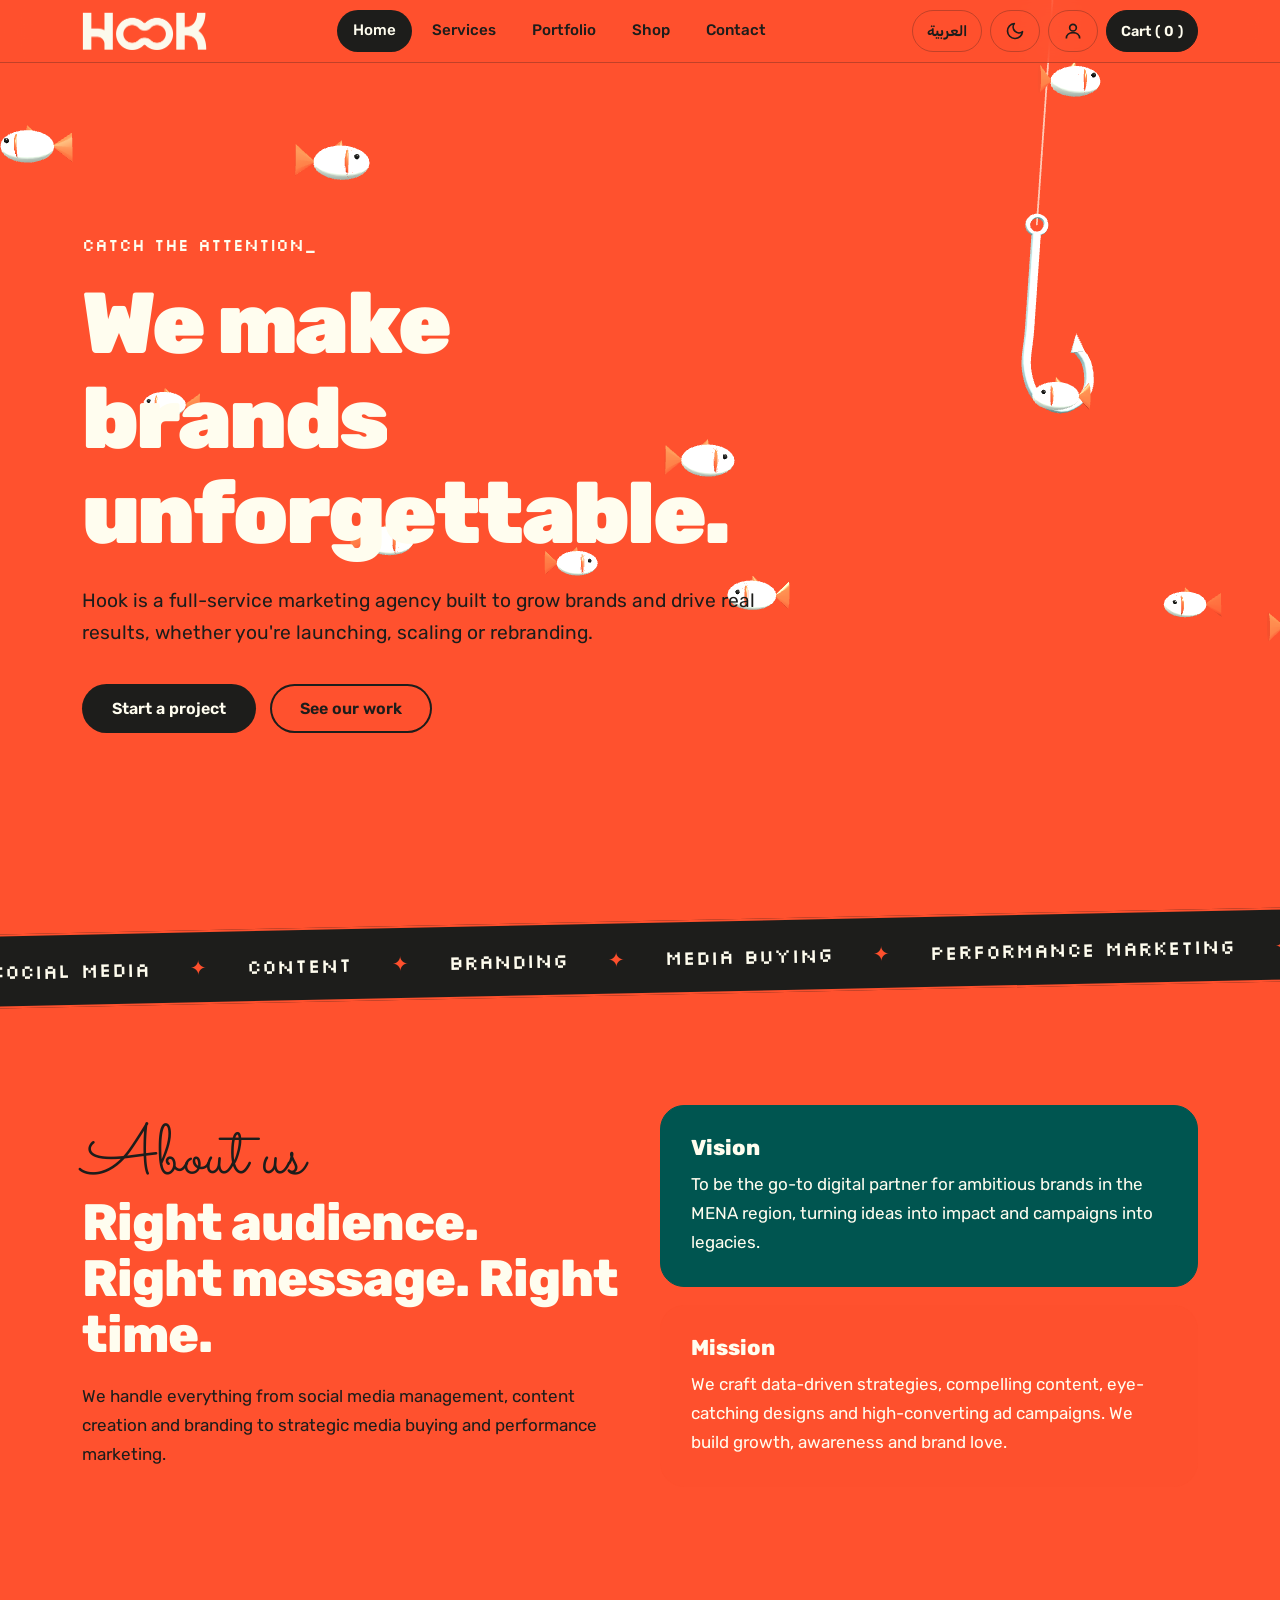
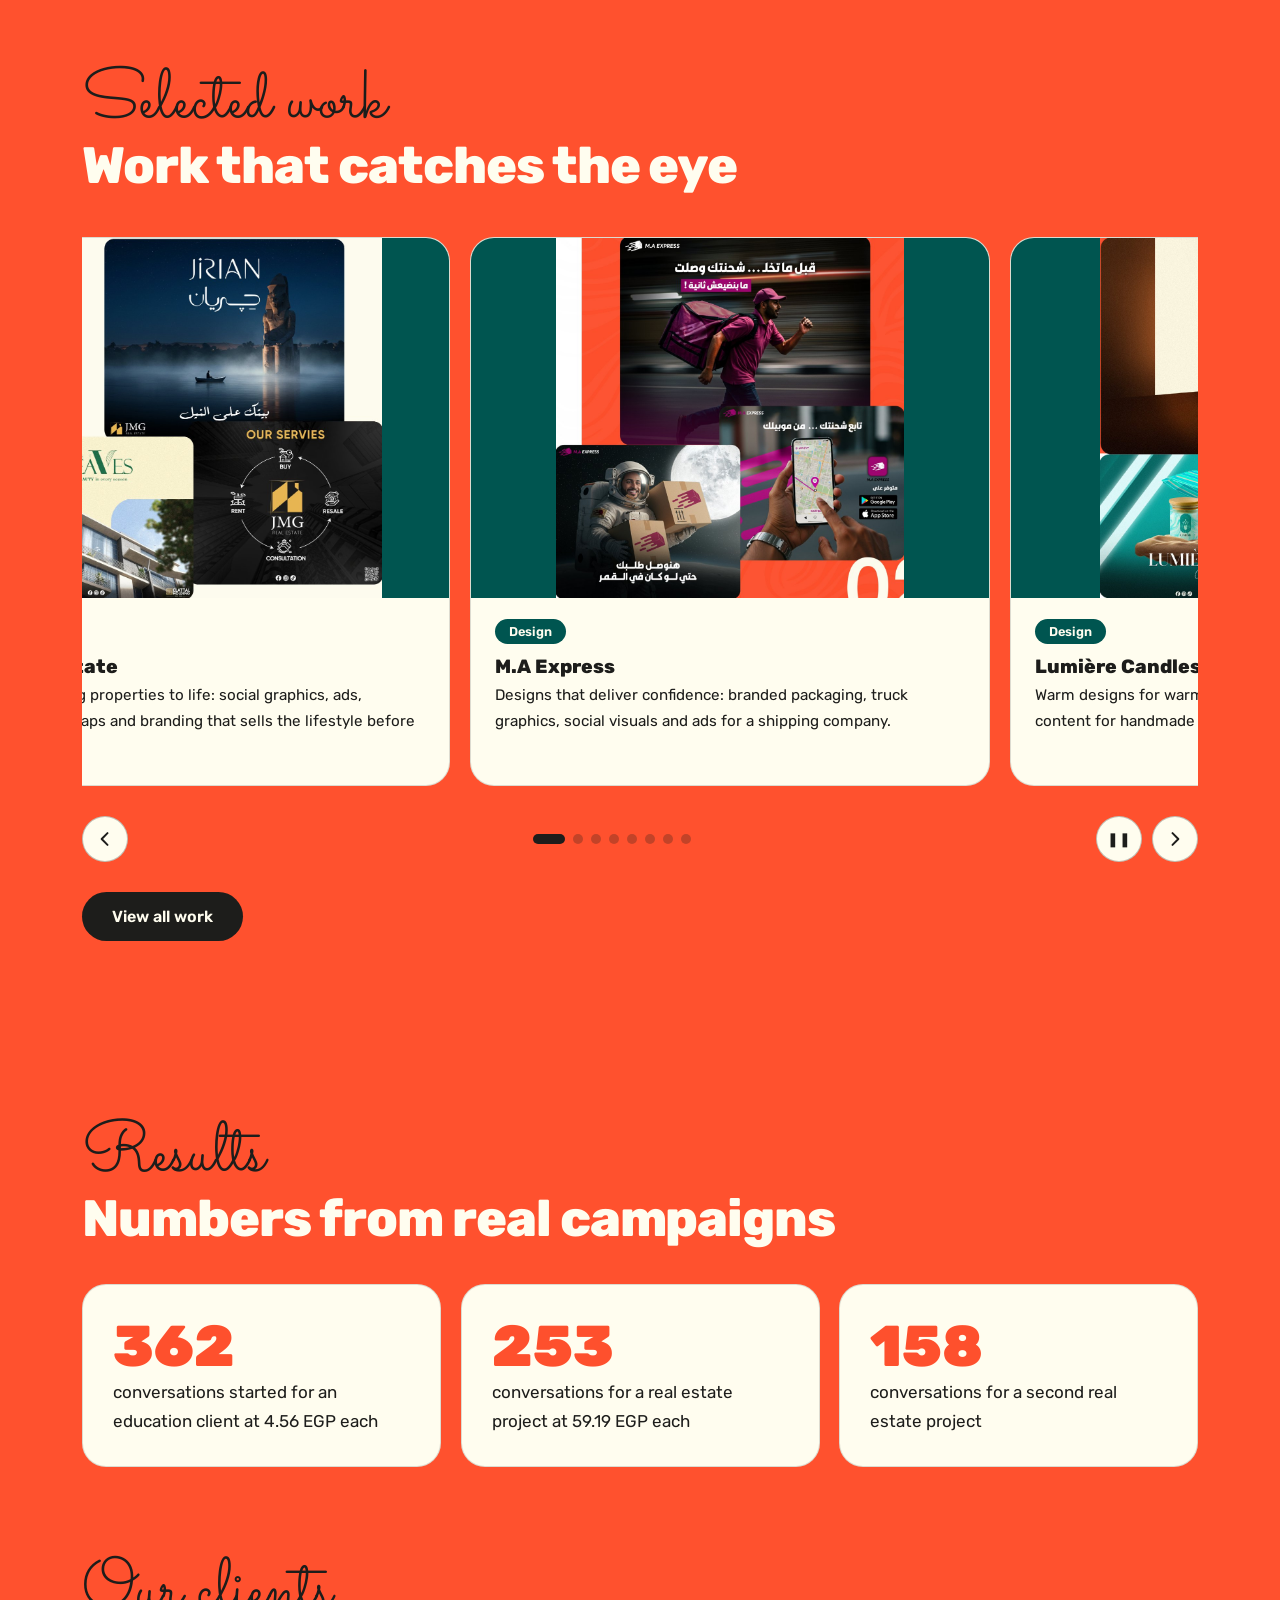
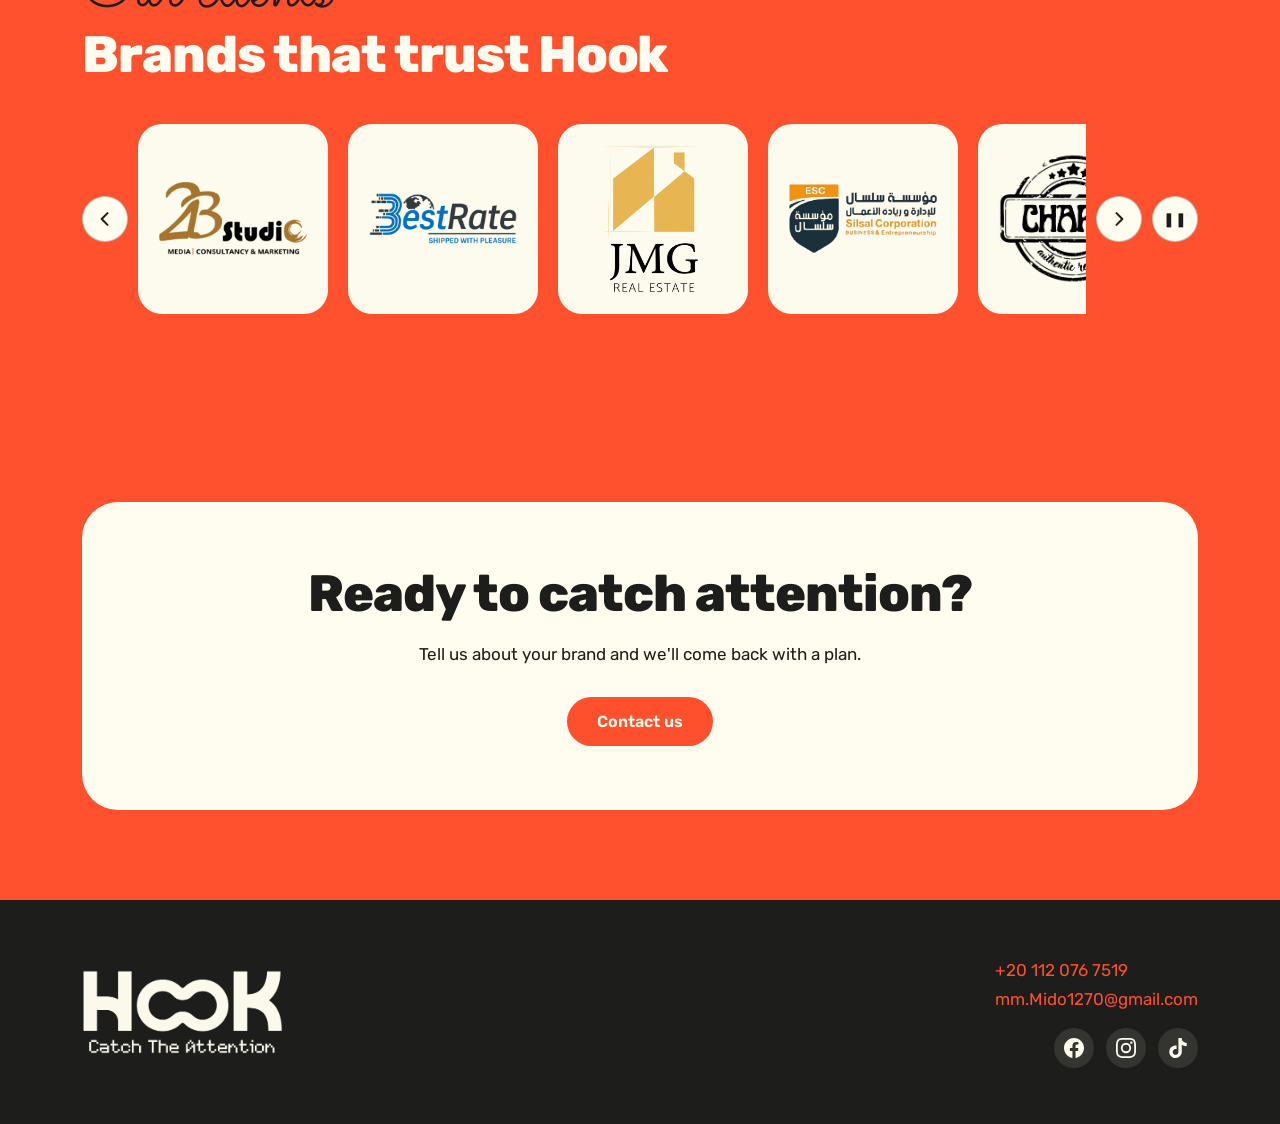
<file: index.html>
<!DOCTYPE html>
<html lang="en" dir="ltr"><head><meta charset="utf-8"><meta name="viewport" content="width=device-width,initial-scale=1">
<title>Hook | Catch The Attention</title>
<meta name="description" content="Hook is a full-service marketing agency: social media, content, branding, media buying and performance marketing.">
<link rel="stylesheet" href="style.css"></head><body>
<main>
<section class="hero"><div class="wrap"><div>
<span class="pix">Catch The Attention</span>
<h1 data-ar="بنخلّي البراند بتاعك ميتنسيش.">We make brands unforgettable.</h1>
<p class="lead" data-ar="هوك وكالة تسويق متكاملة شغلتها تكبّر البراندات وتجيب نتايج حقيقية، سواء لسه هتبدأ أو عايز تكبّر أو تغيّر هويتك.">Hook is a full-service marketing agency built to grow brands and drive real results, whether you're launching, scaling or rebranding.</p>
<div class="btns"><a class="btn" data-btn="hero1" href="contact.html">Start a project</a><a class="btn ghost" data-btn="hero2" href="portfolio.html">See our work</a></div>
</div><div aria-hidden="true"></div></div></section>

<div class="mq-wrap" aria-hidden="true"><div class="mq" id="mq"></div></div>

<section><div class="wrap split">
<div><span class="script" data-ar="إحنا مين">About us</span>
<h2 data-ar="الجمهور الصح. الرسالة الصح. الوقت الصح.">Right audience. Right message. Right time.</h2>
<p style="margin-top:18px" data-ar="بنعمل كل حاجة من إدارة السوشيال ميديا وكتابة المحتوى والهوية البصرية لحد شراء الإعلانات وتسويق الأداء.">We handle everything from social media management, content creation and branding to strategic media buying and performance marketing.</p></div>
<div style="display:grid;gap:18px">
<div class="card g"><h3 data-ar="رؤيتنا">Vision</h3><p data-ar="نبقى الشريك الرقمي الأول للبراندات الطموحة في الشرق الأوسط وشمال أفريقيا، ونحوّل الأفكار لتأثير حقيقي والحملات لإرث يفضل.">To be the go-to digital partner for ambitious brands in the MENA region, turning ideas into impact and campaigns into legacies.</p></div>
<div class="card o"><h3 data-ar="مهمتنا">Mission</h3><p data-ar="بنعمل خطط مبنية على الأرقام ومحتوى يشدّ الناس وتصاميم تلفت النظر وحملات إعلانية بتحوّل المتابعين لعملاء. بنبني نمو ووعي وحب للبراند.">We craft data-driven strategies, compelling content, eye-catching designs and high-converting ad campaigns. We build growth, awareness and brand love.</p></div>
</div></div></section>

<section><div class="wrap">
<span class="script" data-ar="من أعمالنا">Selected work</span>
<h2 data-ar="شغل يلفت النظر">Work that catches the eye</h2>
<div class="slider" id="ws"><div class="track"></div>
<div class="ctl"><button class="cbtn d prev" aria-label="Previous"><svg viewBox="0 0 24 24"><path d="M15 5l-7 7 7 7"/></svg></button><div class="dots"></div><button class="cbtn play" aria-label="Play or pause"></button><button class="cbtn d next" aria-label="Next"><svg viewBox="0 0 24 24"><path d="M9 5l7 7-7 7"/></svg></button></div></div>
<p style="margin-top:30px"><a class="btn" data-btn="workAll" href="portfolio.html">View all work</a></p>
</div></section>

<section><div class="wrap">
<span class="script" data-ar="النتائج">Results</span>
<h2 data-ar="أرقام من حملات حقيقية">Numbers from real campaigns</h2>
<div class="grid">
<div class="card stat"><b>362</b><span data-ar="محادثة لعميل تعليمي بتكلفة 4.56 ج.م للمحادثة">conversations started for an education client at 4.56 EGP each</span></div>
<div class="card stat"><b>253</b><span data-ar="محادثة لمشروع عقاري بتكلفة 59.19 ج.م للمحادثة">conversations for a real estate project at 59.19 EGP each</span></div>
<div class="card stat"><b>158</b><span data-ar="محادثة لمشروع عقاري تاني">conversations for a second real estate project</span></div>
</div></div></section>

<section style="padding-top:0"><div class="wrap">
<span class="script" data-ar="عملاينا">Our clients</span>
<h2 data-ar="براندات وثقت في هوك">Brands that trust Hook</h2>
<div class="lg" id="cs"><button class="cbtn d prev" aria-label="Previous client"><svg viewBox="0 0 24 24"><path d="M15 5l-7 7 7 7"/></svg></button><div class="track"></div><button class="cbtn d next" aria-label="Next client"><svg viewBox="0 0 24 24"><path d="M9 5l7 7-7 7"/></svg></button><button class="cbtn play" aria-label="Play or pause"></button></div>
</div></section>

<section><div class="wrap"><div class="panel"><h2 data-ar="جاهز تلفت الأنظار؟">Ready to catch attention?</h2><p style="margin:18px auto 28px" data-ar="احكيلنا عن البراند بتاعك وهنرجعلك بخطة.">Tell us about your brand and we'll come back with a plan.</p><a class="btn" data-btn="cta" href="contact.html">Contact us</a></div></div></section>
</main><script src="config.js"></script><script src="seed.js"></script><script src="app.js"></script>
<script>
const SV=[['Social media','سوشيال ميديا'],['Content','محتوى'],['Branding','هوية بصرية'],['Media buying','شراء إعلانات'],['Performance marketing','تسويق الأداء']];
let sl=0;
onContent(()=>{
  const set=SV.map(s=>'<span>'+t(s[0],s[1])+'</span><span>✦</span>').join('');
  $('mq').innerHTML=set+set+set+set;
  document.querySelector('#ws .track').innerHTML=DB.work.map(w=>'<article class="slide" data-k="work" data-id="'+esc(w.id)+'"><a class="im" data-view="'+esc(w.id)+'"'+(w.video?' data-video="'+esc(w.video)+'"':'')+' href="'+esc(w.img)+'" target="_blank" rel="noopener"><img src="'+esc(w.img)+'" alt="'+esc(L(w.name))+'" loading="lazy">'+(w.video?'<span class="vplay">▶</span>':'')+'</a><div class="cap">'+(catName('work',w.cat)?'<span class="tag">'+esc(catName('work',w.cat))+'</span>':'')+'<h3>'+esc(L(w.name))+'</h3><p>'+esc(L(w.desc))+'</p></div></article>').join('');
  document.querySelector('#cs .track').innerHTML=DB.clients.map(c=>'<div class="logo-card" data-k="clients" data-id="'+esc(c.id)+'"><div class="lw"><img src="'+esc(c.logo)+'" alt="'+esc(c.name)+'"></div></div>').join('');
  if(!sl){sl=1;slider($('ws'),4200);slider($('cs'),2200)}else{$('ws')._refresh();$('cs')._refresh()}
});
</script></body></html>
</file>
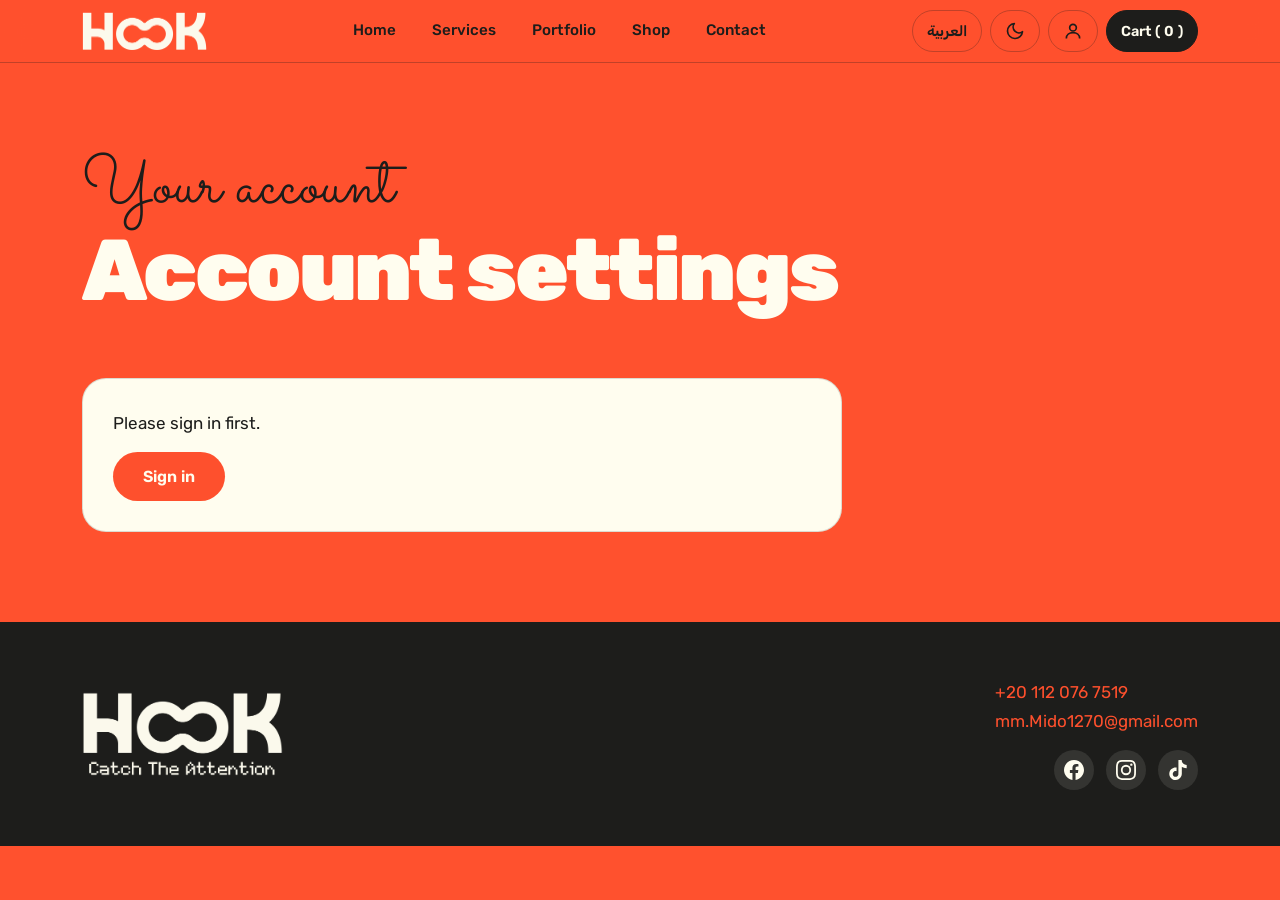
<file: account.html>
<!DOCTYPE html>
<html lang="en" dir="ltr"><head><meta charset="utf-8"><meta name="viewport" content="width=device-width,initial-scale=1">
<title>Account | Hook</title><meta name="robots" content="noindex">
<link rel="stylesheet" href="style.css"></head><body>
<main>
<section class="phero"><div class="wrap"><span class="script" data-ar="حسابك">Your account</span><h1 data-ar="إعدادات الحساب">Account settings</h1></div></section>
<section style="padding-top:20px"><div class="wrap"><div class="set" id="acc"></div></div></section>
</main><script src="config.js"></script><script src="seed.js"></script><script src="app.js"></script>
<script>
let REPORTS=[],ORDERS=[];
const say=(id,ok,m)=>{const e=$(id);if(e){e.className='msg'+(ok?'':' err');e.textContent=m}};
const send=async(url,body,msgId,doneMsg,after)=>{
  say(msgId,true,t('Saving...','بيحفظ...'));
  let r,j={};try{r=await post(url,body);j=await r.json().catch(()=>({}))}catch(e){say(msgId,false,t('Cannot reach the server.','مش قادر يتصل بالسيرفر.'));return}
  if(r.ok){say(msgId,true,doneMsg);if(after)await after(j)}else say(msgId,false,errT(j.error||'Bad response'));
};
function resize(file){return new Promise((ok,no)=>{const i=new Image(),u=URL.createObjectURL(file);i.onload=()=>{const s=256,c=document.createElement('canvas');c.width=c.height=s;const m=Math.min(i.width,i.height);c.getContext('2d').drawImage(i,(i.width-m)/2,(i.height-m)/2,m,m,0,0,s,s);URL.revokeObjectURL(u);c.toBlob(b=>b?ok(b):no(),'image/jpeg',.85)};i.onerror=no;i.src=u})}
const ago=s=>{try{return new Date(s).toLocaleString(ar()?'ar-EG':'en-GB',{dateStyle:'medium',timeStyle:'short'})}catch(e){return ''}};
const stT=s=>({open:t('Open','مفتوح'),answered:t('Answered','اتردّ عليه'),closed:t('Closed','اتقفل')}[s]||s);
async function loadOrders(){try{const r=await post('/api/account/orders',{});if(r.ok)ORDERS=(await r.json()).items||[]}catch(e){}}
const ordSt=s=>({new:t('New','جديد'),confirmed:t('Confirmed','مؤكد'),done:t('Done','تم'),cancelled:t('Cancelled','ملغي')}[s]||s);
const dayOf=s=>String(s||'').slice(0,10);
async function loadReports(){try{const r=await post('/api/account/reports',{});if(r.ok)REPORTS=(await r.json()).items||[]}catch(e){}}
function draw(){
  const A=$('acc');
  if(!ME){A.innerHTML='<div class="card"><p>'+t('Please sign in first.','سجّل دخولك الأول.')+'</p><p style="margin-top:14px"><a class="btn" href="login.html">'+t('Sign in','تسجيل الدخول')+'</a></p></div>';return}
  const init=esc((ME.name||ME.username).slice(0,1).toUpperCase());
  A.innerHTML=
  '<div class="card"><h3>'+t('Profile','البيانات الشخصية')+'</h3><div class="prow"><div class="avbig" id="avbig">'+(ME.avatar?'<img data-keep src="'+esc(ME.avatar)+'" alt="" data-i="'+init+'" onerror="this.replaceWith(document.createTextNode(this.dataset.i))">':init)+'</div><div><label class="btn ghost" style="cursor:pointer">'+t('Change photo','غيّر الصورة')+'<input type="file" id="avf" accept="image/*" hidden></label> '+(ME.avatar?'<button class="btn ghost" id="avr" type="button">'+t('Remove','شيل الصورة')+'</button>':'')+'<p class="msg" id="m-av"></p></div></div>'
   +'<form id="f-name"><label><span>'+t('Name','الاسم')+'</span><input name="name" value="'+esc(ME.name||'')+'" maxlength="40" required></label><button class="btn">'+t('Save name','احفظ الاسم')+'</button><p class="msg" id="m-name"></p></form>'
   +'<p style="opacity:.75;margin-top:6px">'+t('Username','اسم المستخدم')+': <b dir="ltr">'+esc(ME.username)+'</b></p></div>'
  +'<div class="card"><h3>'+t('Email','الإيميل')+'</h3><form id="f-mail"><label><span>'+t('New email','الإيميل الجديد')+'</span><input name="email" type="email" value="'+esc(ME.email)+'" required></label><label><span>'+t('Current password (to confirm)','الباسورد الحالي (للتأكيد)')+'</span><input name="password" type="password" autocomplete="current-password" required></label><button class="btn">'+t('Change email','غيّر الإيميل')+'</button><p class="msg" id="m-mail"></p></form></div>'
  +'<div class="card"><h3>'+t('Security','الأمان')+'</h3><form id="f-pw"><label><span>'+t('Current password','الباسورد الحالي')+'</span><input name="old" type="password" autocomplete="current-password" required></label><label><span>'+t('New password (8+ characters)','الباسورد الجديد (8 حروف أو أكتر)')+'</span><input name="new" type="password" autocomplete="new-password" minlength="8" required></label><button class="btn">'+t('Change password','غيّر الباسورد')+'</button><p class="msg" id="m-pw"></p></form>'
   +'<div class="sw"><span><b>'+t('Login protection','حماية تسجيل الدخول')+'</b><br><small>'+t('We email you a 6-digit code every time you sign in.','هنبعتلك كود من 6 أرقام على إيميلك كل مرة تسجّل دخول.')+'</small></span><input class="tg" type="checkbox" id="tg-2fa" '+(ME.twofa?'checked':'')+' aria-label="'+t('Login protection','حماية تسجيل الدخول')+'"></div><p class="msg" id="m-2fa"></p></div>'
  +'<div class="card"><h3>'+t('Notifications','الإشعارات')+'</h3><div class="sw"><span><b>'+t('Email notifications','إشعارات البريد')+'</b><br><small>'+t('Welcome, orders, password changes, new portfolio work and support replies.','الترحيب والطلبات وتغيير الباسورد والشغل الجديد وردود الدعم.')+'</small></span><input class="tg" type="checkbox" id="tg-notif" '+(ME.notif?'checked':'')+' aria-label="'+t('Email notifications','إشعارات البريد')+'"></div><p class="msg" id="m-notif"></p><p style="opacity:.75">'+t('Notifications inside the website (the bell) always stay on.','الإشعارات جوه الموقع (الجرس) بتفضل شغالة دايماً.')+'</p></div>'
  +'<div class="card" id="orders"><h3>'+t('My orders','طلباتي')+'</h3>'+(ORDERS.length?ORDERS.map(o=>'<div class="thread"><div class="oh"><b>'+esc(dayOf(o.at))+'</b><span class="badge">'+esc(ordSt(o.status))+'</span><b class="ot">'+fm(o.total)+' '+cur()+'</b></div><ul class="tick" style="margin-top:8px">'+o.items.map(i=>'<li>'+esc(i.name)+' '+esc(lineTxt(i))+(i.disc?' <small>(-'+i.disc+'%)</small>':'')+' — '+fm(i.q*i.price)+' '+cur()+'</li>').join('')+'</ul></div>').join(''):'<p style="opacity:.75">'+t('No orders yet. Your orders will appear here.','لسه معملتش أي طلب. طلباتك هتظهر هنا.')+'</p>')+'</div>'
  +'<div class="card" id="report"><h3>'+t('Report a problem','إبلاغ عن مشكلة')+'</h3><form id="f-rep"><label><span>'+t('Subject','العنوان')+'</span><input name="subject" maxlength="100" required></label><label><span>'+t('What happened?','حصل إيه؟')+'</span><textarea name="message" rows="4" maxlength="2000" required></textarea></label><button class="btn">'+t('Send to Hook Support','ابعت لدعم هوك')+'</button><p class="msg" id="m-rep"></p></form>'
   +(REPORTS.length?'<h3 style="margin-top:24px">'+t('Your reports','بلاغاتك')+'</h3>'+REPORTS.map(x=>'<div class="thread"><b>'+esc(x.subject)+'</b> <span class="badge">'+stT(x.status)+'</span> <small style="opacity:.6">'+esc(ago(x.at))+'</small><div class="bub me">'+esc(x.message)+'</div>'+x.replies.map(y=>'<div class="bub sup"><small>'+t('Hook Support','دعم هوك')+' · '+esc(ago(y.at))+'</small><br>'+esc(y.text)+'</div>').join('')+'</div>').join(''):'')+'</div>';
  $('avf').onchange=async e=>{const f=e.target.files[0];if(!f)return;say('m-av',true,t('Uploading...','بيرفع...'));
    try{const b=await resize(f),r=await fetch('/api/account/avatar',{method:'POST',body:b}),j=await r.json().catch(()=>({}));
      if(r.ok){ME=j.user;await refreshMe();draw();say('m-av',true,t('Photo updated.','الصورة اتغيّرت.'))}else say('m-av',false,errT(j.error||'Bad response'))}
    catch(x){say('m-av',false,t('Could not read this image.','معرفناش نقرا الصورة دي.'))}};
  if($('avr'))$('avr').onclick=async()=>{const r=await post('/api/account/avatar',{remove:true});if(r.ok){ME=(await r.json()).user;await refreshMe();draw()}};
  $('f-name').onsubmit=e=>{e.preventDefault();send('/api/account/profile',{name:e.target.name.value},'m-name',t('Saved.','اتحفظ.'),async j=>{ME=j.user;await refreshMe()})};
  $('f-mail').onsubmit=e=>{e.preventDefault();send('/api/account/email',{email:e.target.email.value,password:e.target.password.value},'m-mail',t('Email changed.','الإيميل اتغيّر.'),async j=>{ME=j.user;e.target.password.value='';await refreshMe()})};
  $('f-pw').onsubmit=e=>{e.preventDefault();send('/api/account/password',{old:e.target.old.value,new:e.target.new.value},'m-pw',t('Password changed.','الباسورد اتغيّر.'),()=>e.target.reset())};
  $('tg-2fa').onchange=e=>send('/api/account/profile',{twofa:e.target.checked},'m-2fa',e.target.checked?t('Login protection is on.','حماية الدخول اتفعّلت.'):t('Login protection is off.','حماية الدخول اتقفلت.'),async j=>{ME=j.user});
  $('tg-notif').onchange=e=>send('/api/account/profile',{notif:e.target.checked},'m-notif',e.target.checked?t('Email notifications are on.','إشعارات البريد اتفعّلت.'):t('Email notifications are off.','إشعارات البريد اتقفلت.'),async j=>{ME=j.user});
  $('f-rep').onsubmit=e=>{e.preventDefault();const f=e.target;send('/api/account/report',{subject:f.subject.value,message:f.message.value},'m-rep',t('Sent. Hook Support will reply here.','اتبعت. دعم هوك هيرد عليك هنا.'),async()=>{await loadReports();draw();say('m-rep',true,t('Sent. Hook Support will reply here.','اتبعت. دعم هوك هيرد عليك هنا.'))})};
}
async function start(){if(ME)await Promise.all([loadReports(),loadOrders()]);draw();const h=location.hash.slice(1);if(h&&$(h))$(h).scrollIntoView()}
if(window.AUTH_DONE)start();else document.addEventListener('auth',start);
document.addEventListener('langchange',()=>{if(window.AUTH_DONE)draw()});
</script></body></html>
</file>
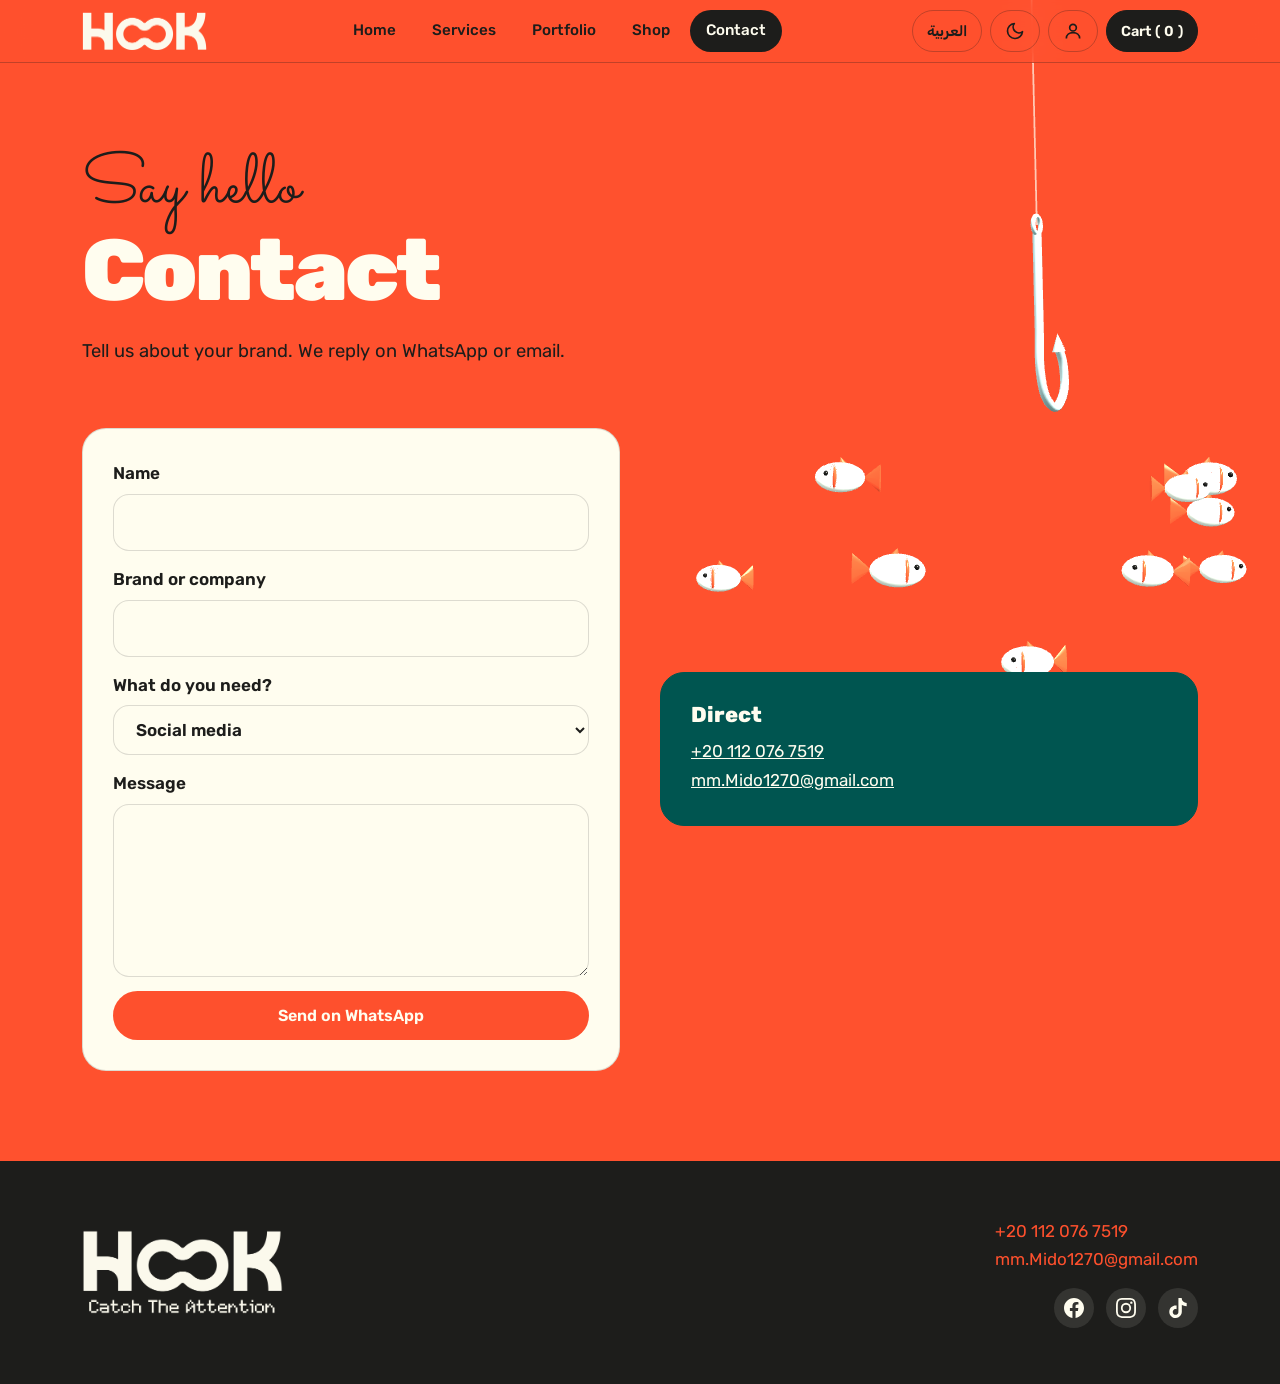
<file: contact.html>
<!DOCTYPE html>
<html lang="en" dir="ltr"><head><meta charset="utf-8"><meta name="viewport" content="width=device-width,initial-scale=1">
<title>Contact | Hook</title>
<link rel="stylesheet" href="style.css"></head><body>
<main>
<section class="phero"><div class="wrap"><span class="script" data-ar="قول أهلاً">Say hello</span><h1 data-ar="كلمنا">Contact</h1>
<p data-ar="احكيلنا عن البراند بتاعك. بنرد على واتساب أو الإيميل.">Tell us about your brand. We reply on WhatsApp or email.</p></div></section>
<section style="padding-top:20px"><div class="wrap split">
<form id="f" class="card">
<label><span data-ar="الاسم">Name</span><input name="n" required></label>
<label><span data-ar="البراند أو الشركة">Brand or company</span><input name="b"></label>
<label><span data-ar="محتاج إيه؟">What do you need?</span><select name="s"><option data-ar="سوشيال ميديا">Social media</option><option data-ar="محتوى">Content</option><option data-ar="تصميم وهوية">Design and branding</option><option data-ar="شراء إعلانات">Media buying</option><option data-ar="لسه مش متأكد">Not sure yet</option></select></label>
<label><span data-ar="رسالتك">Message</span><textarea name="m" rows="5" required></textarea></label>
<button class="btn" type="submit" data-ar="ابعت على واتساب">Send on WhatsApp</button>
</form>
<div class="card g"><h3 data-ar="كلمنا مباشرة">Direct</h3>
<p><a data-wa dir="ltr" href="#"></a></p>
<p><a data-mail href="#"></a></p></div>
</div></section>
</main><script src="config.js"></script><script src="seed.js"></script><script src="app.js"></script>
<script>
$('f').onsubmit=e=>{e.preventDefault();const d=new FormData(e.target),s=e.target.s.selectedOptions[0].textContent;
const m=t('Hi Hook, I am '+d.get('n')+' from '+(d.get('b')||'my brand')+'.\nNeed: '+s+'\n'+d.get('m'),'أهلاً هوك، أنا '+d.get('n')+' من '+(d.get('b')||'البراند بتاعي')+'.\nمحتاج: '+s+'\n'+d.get('m'));
open('https://wa.me/'+DB.contact.whatsapp+'?text='+encodeURIComponent(m),'_blank')};
</script></body></html>
</file>
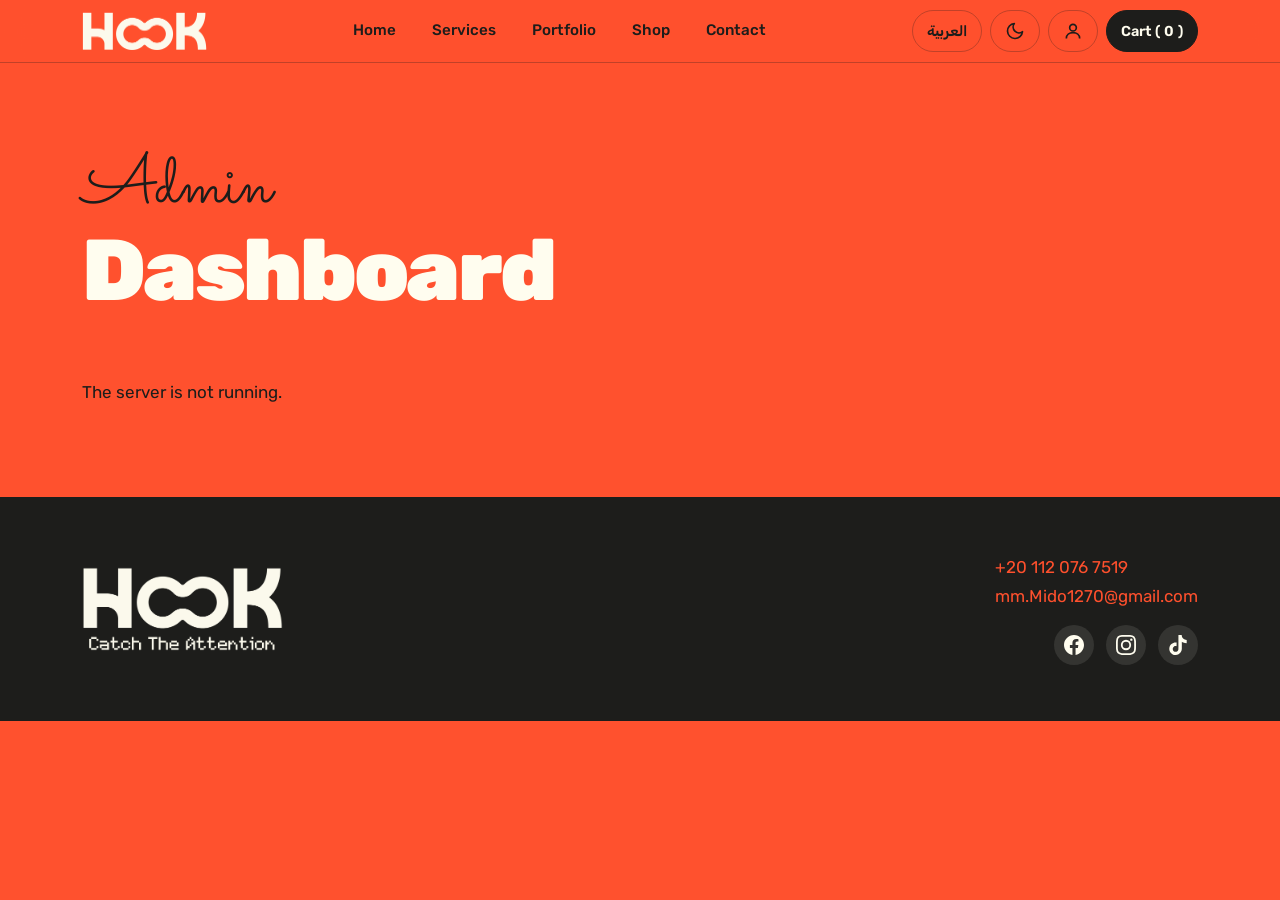
<file: dashboard.html>
<!DOCTYPE html>
<html lang="en" dir="ltr"><head><meta charset="utf-8"><meta name="viewport" content="width=device-width,initial-scale=1">
<title>Dashboard | Hook</title><meta name="robots" content="noindex">
<link rel="stylesheet" href="style.css"></head><body>
<main>
<section class="phero"><div class="wrap"><span class="script" data-ar="لوحة التحكم">Admin</span><h1 data-ar="الداشبورد">Dashboard</h1></div></section>
<section style="padding-top:20px"><div class="wrap" id="dash"><p>…</p></div></section>
</main><script src="config.js"></script><script src="seed.js"></script><script src="app.js"></script>
<script>
let ST=null;
const ago=s=>{try{return new Date(s).toLocaleString(ar()?'ar-EG':'en-GB',{dateStyle:'medium',timeStyle:'short'})}catch(e){return ''}};
const day=s=>String(s||'').slice(0,10);
const ORD={new:['new','جديد'],confirmed:['confirmed','مؤكد'],done:['done','تم'],cancelled:['cancelled','ملغي']};
const RST={open:['Open','مفتوح'],answered:['Answered','اتردّ عليه'],closed:['Closed','اتقفل']};
const kpi=(n,en,a)=>'<div class="card kpi"><b>'+n+'</b>'+t(en,a)+'</div>';
const tbl=(head,rows)=>'<div class="scroll"><table><tr>'+head.map(h=>'<th>'+h+'</th>').join('')+'</tr>'+rows.join('')+'</table></div>';
const empty=(en,a)=>'<p style="opacity:.7">'+t(en,a)+'</p>';
function draw(){
  if(!ST)return;const s=ST,mx=Math.max(1,...s.days.map(d=>d.n)),c=s.counts,openR=s.reports.filter(r=>r.status!=='closed'&&!r.replies.length).length;
  const reps=[...s.reports].sort((a,b)=>(a.status==='closed')-(b.status==='closed')||(b.at>a.at?1:-1));
  $('dash').innerHTML=
   '<div class="kpis">'+kpi(s.today,'Visitors today','زوار النهارده')+kpi(s.week,'Visitors, last 7 days','زوار آخر 7 أيام')+kpi(s.visits,'Total visits (once per visitor per day)','إجمالي الزيارات (مرة للزائر في اليوم)')+kpi(s.unique,'Different visitors, all time','زوار مختلفين من الأول')+kpi(s.pageviews||0,'Page views','مشاهدات الصفحات')+kpi(s.accounts,'Accounts','عدد الحسابات')+kpi(s.orders.length,'Orders','الطلبات')+kpi(s.revenue+' '+cur(),'Order value','قيمة الطلبات')+kpi(openR,'Reports waiting','بلاغات مستنية ردك')+'</div>'
  +'<p style="margin-top:14px;opacity:.85;font-size:.92rem">'+t('Each visitor is recognised by a random ID saved in their browser, so opening many pages counts as one visit. A website cannot read a visitor\'s IP or MAC address, and one IP is often shared by many people.','كل زائر بيتعرّف بكود عشوائي محفوظ في متصفحه، فلو فتح صفحات كتير بيتحسب زيارة واحدة. الموقع مبيقدرش يقرا الـ IP ولا الـ MAC بتاع الجهاز، والـ IP الواحد بيكون مشترك بين ناس كتير.')+'</p>'
  +'<div class="cols"><div class="card"><h3>'+t('Visitors per day, last 14 days','الزوار في اليوم، آخر 14 يوم')+'</h3><div class="days">'+s.days.map(d=>'<div style="height:'+Math.max(2,d.n/mx*100)+'%" title="'+d.d+'"><span>'+(d.n||'')+'</span></div>').join('')+'</div></div>'
  +'<div class="card"><h3>'+t('Most viewed projects','أكتر المشاريع مشاهدة')+'</h3>'+(s.topWork.some(w=>w.views)?tbl(['#',t('Project','المشروع'),t('Category','التصنيف'),t('Views','المشاهدات'),'%'],s.topWork.slice(0,10).map((w,i)=>'<tr><td>'+(i+1)+'</td><td>'+esc(w.name)+'</td><td>'+esc(catName('work',w.cat)||'-')+'</td><td><b>'+w.views+'</b></td><td>'+w.share+'%</td></tr>')):empty('No views yet.','لسه مفيش مشاهدات.'))+'</div>'
  +'<div class="card"><h3>'+t('Best-selling packages','الباقات الأكتر مبيعاً')+'</h3>'+(s.topProducts.length?tbl([t('Package','الباقة'),t('Sold','اتباع'),t('Revenue','الإيراد')],s.topProducts.map(p=>'<tr><td>'+esc(p.name)+'</td><td><b>'+p.qty+'</b></td><td>'+p.revenue+' '+cur()+'</td></tr>')):empty('No orders yet.','لسه مفيش طلبات.'))+'</div>'
  +'<div class="card"><h3>'+t('Top buyers (accounts)','أكتر العملاء شراءً (أصحاب الحسابات)')+'</h3>'+(s.topBuyers.length?tbl(['#',t('Account','الحساب'),t('Orders','الطلبات'),t('Spent','دفع'),t('Last order','آخر طلب')],s.topBuyers.slice(0,10).map((b,i)=>'<tr><td>'+(i+1)+'</td><td>'+esc(b.user)+'</td><td>'+b.orders+'</td><td><b>'+b.spent+' '+cur()+'</b></td><td>'+esc(day(b.last))+'</td></tr>')):empty('No purchases from signed-in accounts yet.','لسه مفيش مشتريات من أصحاب الحسابات.'))+'</div></div>'
  +'<div class="card" style="margin-top:20px"><h3>'+t('Problem reports','بلاغات المشاكل')+' ('+s.reports.length+')</h3>'+(reps.length?reps.map(r=>'<div class="thread"><b>'+esc(r.subject)+'</b> <span class="badge">'+t(...RST[r.status]||[r.status,r.status])+'</span> <small style="opacity:.6">'+esc(r.username)+' · '+esc(ago(r.at))+'</small><div class="bub">'+esc(r.message)+'</div>'
     +r.replies.map(y=>'<div class="bub sup"><small>'+t('Hook Support','دعم هوك')+' · '+esc(ago(y.at))+'</small><br>'+esc(y.text)+'</div>').join('')
     +(r.status!=='closed'?'<textarea id="rt-'+esc(r.id)+'" rows="2" placeholder="'+t('Reply as Hook Support...','رد باسم دعم هوك...')+'" style="margin-top:10px"></textarea><div class="btns" style="margin-top:8px"><button class="btn" data-reply="'+esc(r.id)+'">'+t('Send reply','ابعت الرد')+'</button><button class="btn ghost" data-st="'+esc(r.id)+'|closed">'+t('Close','اقفل البلاغ')+'</button></div>':'<div class="btns" style="margin-top:8px"><button class="btn ghost" data-st="'+esc(r.id)+'|open">'+t('Reopen','افتح تاني')+'</button></div>')
     +'<p class="msg" id="rm-'+esc(r.id)+'"></p></div>').join(''):empty('No reports.','مفيش بلاغات.'))+'</div>'
  +'<div class="card" style="margin-top:20px"><h3>'+t('Orders','الطلبات')+'</h3>'+(s.orders.length?tbl([t('Date','التاريخ'),t('Account','الحساب'),t('Items','العناصر'),t('Total','الإجمالي'),t('Status','الحالة')],s.orders.map(o=>'<tr><td>'+esc(day(o.at))+'</td><td>'+esc(o.user||'-')+'</td><td>'+o.items.map(i=>esc(i.name)+' '+esc(lineTxt(i)||'')).join('، ')+'</td><td>'+o.total+'</td><td><select data-ord="'+esc(o.id)+'">'+Object.keys(ORD).map(x=>'<option value="'+x+'"'+(x==o.status?' selected':'')+'>'+t(...ORD[x])+'</option>').join('')+'</select></td></tr>')):empty('No orders yet.','لسه مفيش طلبات.'))+'</div>'
  +'<div class="card" style="margin-top:20px"><h3>'+t('Accounts created on the site','الحسابات اللي اتعملت على الموقع')+' ('+s.accounts+')</h3>'+tbl([t('Name','الاسم'),t('Username','اسم المستخدم'),t('Email','الإيميل'),t('Role','الدور'),t('Orders','الطلبات'),t('Spent','دفع'),t('Joined','التسجيل')],s.users.map(u=>'<tr><td>'+esc(u.name)+'</td><td>'+esc(u.username)+'</td><td dir="ltr">'+esc(u.email)+'</td><td>'+(u.role==='admin'?t('Admin','أدمن'):t('Client','عميل'))+'</td><td>'+u.orders+'</td><td>'+u.spent+'</td><td>'+esc(day(u.at))+'</td></tr>'))+'</div>'
  +'<div class="cols"><div class="card"><h3>'+t('Page views','مشاهدات الصفحات')+'</h3><p>'+t('Projects','المشاريع')+': '+c.work+' · '+t('Clients','العملاء')+': '+c.clients+' · '+t('Packages','الباقات')+': '+c.products+'</p>'+tbl([t('Page','الصفحة'),t('Views','المشاهدات')],s.pages.map(p=>'<tr><td dir="ltr">'+esc(p.p)+'</td><td>'+p.n+'</td></tr>'))
   +'<p style="margin-top:14px" class="btns"><a class="btn" href="portfolio.html">'+t('Edit projects','تعديل المشاريع')+'</a><a class="btn" href="shop.html">'+t('Edit price quotes','تعديل عروض الأسعار')+'</a><a class="btn" href="index.html">'+t('Edit clients and texts','تعديل العملاء والنصوص')+'</a></p></div>'
  +'<form class="card" id="pw"><h3>'+t('Change admin password','تغيير باسورد الأدمن')+'</h3><label><span>'+t('Current password','الباسورد الحالي')+'</span><input name="old" type="password" autocomplete="current-password" required></label><label><span>'+t('New password (8+ characters)','الباسورد الجديد (8 حروف أو أكتر)')+'</span><input name="new" type="password" autocomplete="new-password" minlength="8" required></label><button class="btn">'+t('Save','حفظ')+'</button><p class="msg" id="pm"></p></form></div>';
  $('pw').onsubmit=async e=>{e.preventDefault();const r=await post('/api/admin/password',Object.fromEntries(new FormData(e.target))),j=await r.json().catch(()=>({}));$('pm').className='msg'+(r.ok?'':' err');$('pm').textContent=r.ok?t('Password changed.','الباسورد اتغيّر.'):errT(j.error||'Bad response');if(r.ok)e.target.reset()};
  document.querySelectorAll('[data-ord]').forEach(sel=>sel.onchange=()=>fetch('/api/admin/orders/'+sel.dataset.ord,{method:'PATCH',headers:{'content-type':'application/json'},body:JSON.stringify({status:sel.value})}).then(load));
}
document.addEventListener('click',async e=>{
  const rp=e.target.closest('[data-reply]'),st=e.target.closest('[data-st]');
  if(rp){const id=rp.dataset.reply,txt=$('rt-'+id).value.trim(),m=$('rm-'+id);if(!txt){m.className='msg err';m.textContent=errT('Write a reply first');return}
    rp.disabled=true;m.className='msg';m.textContent=t('Sending...','بيبعت...');
    const r=await fetch('/api/admin/reports/'+id+'/reply',{method:'POST',headers:{'content-type':'application/json'},body:JSON.stringify({text:txt})});
    if(r.ok)load();else{rp.disabled=false;m.className='msg err';m.textContent=errT((await r.json().catch(()=>({}))).error||'Bad response')}}
  if(st){const[id,status]=st.dataset.st.split('|');await fetch('/api/admin/reports/'+id,{method:'PATCH',headers:{'content-type':'application/json'},body:JSON.stringify({status})});load()}
});
async function load(){const r=await fetch('/api/admin/stats');if(r.status===401){location.href='login.html';return}ST=await r.json();draw()}
load().catch(()=>{$('dash').innerHTML='<p>'+t('The server is not running.','السيرفر مش شغال.')+'</p>'});
document.addEventListener('langchange',draw);
</script></body></html>
</file>
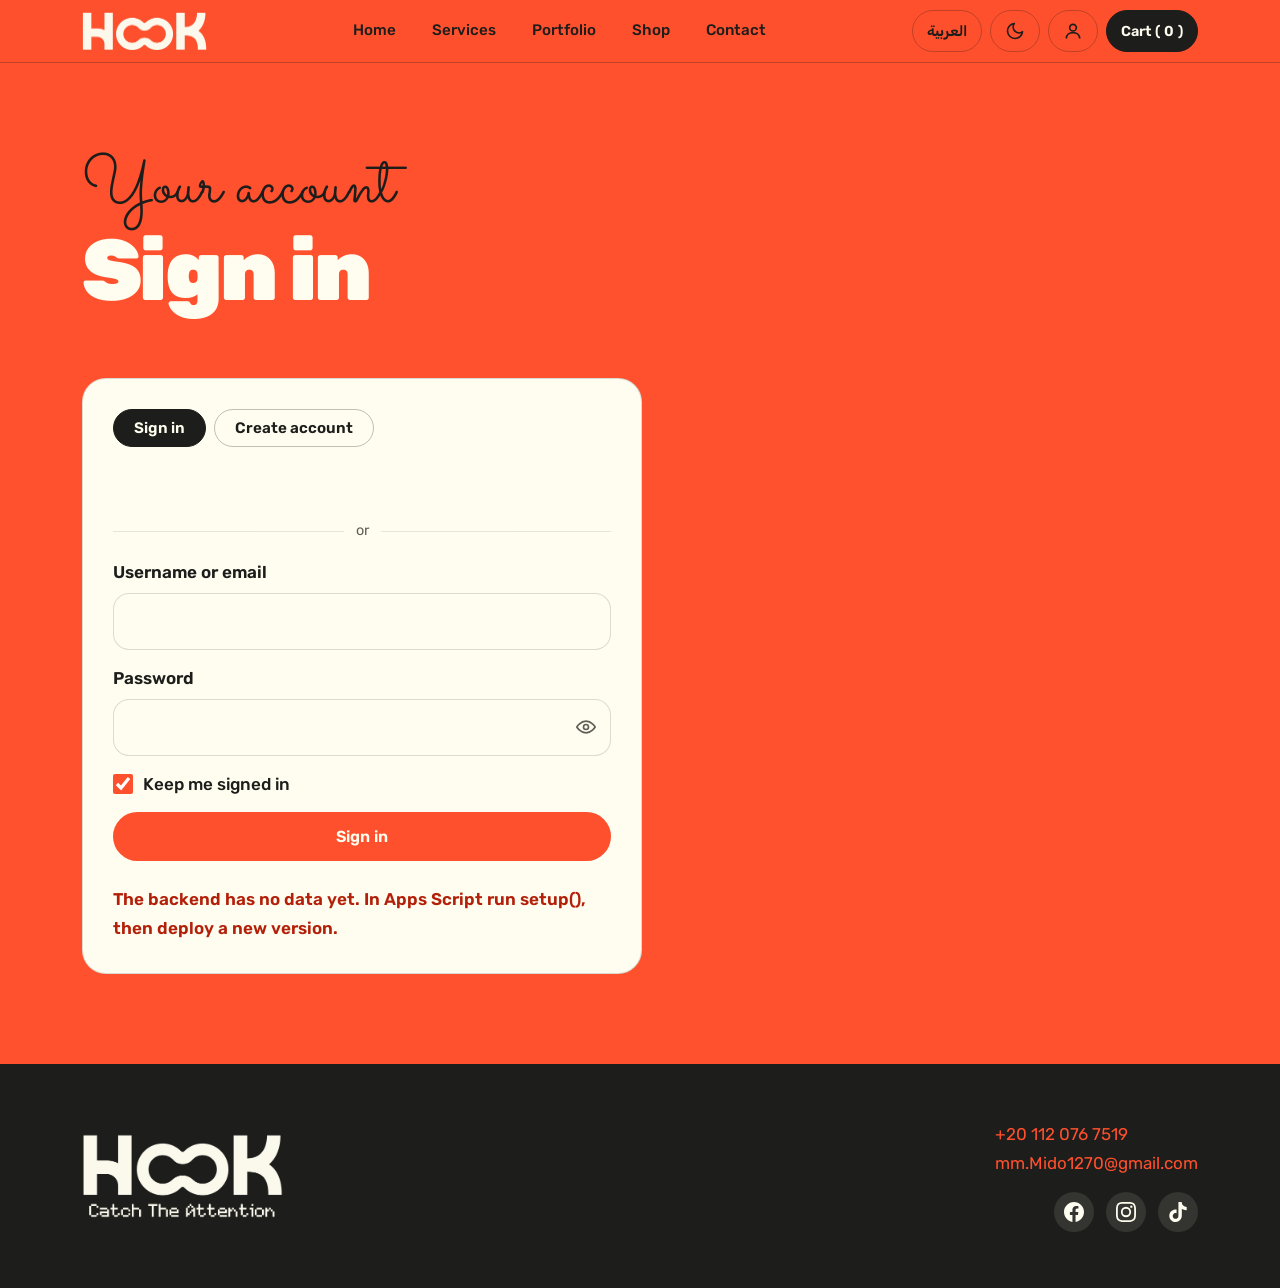
<file: login.html>
<!DOCTYPE html>
<html lang="en" dir="ltr"><head><meta charset="utf-8"><meta name="viewport" content="width=device-width,initial-scale=1">
<title>Account | Hook</title>
<link rel="stylesheet" href="style.css"></head><body>
<main>
<section class="phero"><div class="wrap"><span class="script" data-ar="حسابك">Your account</span><h1 data-ar="الدخول">Sign in</h1></div></section>
<section style="padding-top:20px"><div class="wrap" id="box"></div></section>
</main><script src="config.js"></script><script src="seed.js"></script><script src="app.js"></script>
<script>
let mode='login',pend=null;
const NOSRV=()=>t('Cannot reach the server. Check the Apps Script link in config.js.','مش قادر يتصل بالسيرفر. اتأكد من رابط Apps Script في config.js.');
async function call(url,d){let r,j=null;try{r=await post(url,d);j=await r.json()}catch(x){}return{ok:!!(r&&r.ok),j:j}}
function gsi(){return new Promise(r=>{if(window.google&&google.accounts)return r();const s=document.createElement('script');s.src='https://accounts.google.com/gsi/client';s.async=true;s.onload=s.onerror=()=>r();document.head.appendChild(s)})}
async function drawGoogle(){
  await gsi();const box=$('gbtn');if(!box||!(window.google&&google.accounts&&google.accounts.id))return;
  google.accounts.id.initialize({client_id:window.HOOK_GOOGLE_ID,callback:onGoogle});
  google.accounts.id.renderButton(box,{theme:'outline',size:'large',shape:'pill',text:'continue_with',width:Math.min(340,box.clientWidth||340),locale:ar()?'ar':'en'});
}
async function onGoogle(resp){
  const e=$('err');if(e)e.textContent=t('Signing you in...','بيسجّل دخولك...');
  const x=await call('/api/google',{credential:resp.credential,lang:ar()?'ar':'en',remember:true});
  if(!x.j){if(e)e.textContent=NOSRV();return}
  if(x.ok)done(x.j.user);else if(e)e.textContent=errT(x.j.error||'Error');
}
function done(user){location.href=user.role==='admin'?'dashboard.html':'index.html'}
function draw(){
  const b=$('box');
  if(ME){b.innerHTML='<div class="card" style="max-width:560px"><h3>'+esc(ME.name||ME.username)+'</h3><p>'+esc(ME.email)+'</p><div class="btns" style="margin-top:18px"><a class="btn" href="account.html">'+t('Account settings','إعدادات الحساب')+'</a>'+(ME.role==='admin'?'<a class="btn ghost" href="dashboard.html">'+t('Dashboard','لوحة التحكم')+'</a>':'')+'<button class="btn ghost" id="out">'+t('Log out','تسجيل الخروج')+'</button></div></div>';
    $('out').onclick=async()=>{await post('/api/logout',{});location.reload()};return}
  if(pend){
    b.innerHTML='<form class="card" id="cf"><h3>'+t('Check your email','شوف إيميلك')+'</h3><p>'+t('We sent a 6-digit code to ','بعتنالك كود من 6 أرقام على ')+'<b dir="ltr">'+esc(pend.hint)+'</b></p><label><span>'+t('Code','الكود')+'</span><input name="code" inputmode="numeric" autocomplete="one-time-code" maxlength="6" pattern="[0-9]{6}" required autofocus></label><button class="btn" type="submit">'+t('Confirm','تأكيد')+'</button><button class="btn ghost" type="button" id="bk">'+t('Back','رجوع')+'</button><p class="msg err" id="err"></p></form>';
    $('bk').onclick=()=>{pend=null;draw()};
    $('cf').onsubmit=async e=>{e.preventDefault();const btn=e.target.querySelector('button[type=submit]'),tx=btn.textContent;btn.disabled=true;btn.textContent='...';
      const x=await call('/api/login2',{pending:pend.token,code:e.target.code.value,remember:pend.remember});btn.disabled=false;btn.textContent=tx;
      if(!x.j){$('err').textContent=NOSRV();return}if(x.ok)done(x.j.user);else $('err').textContent=errT(x.j.error||'Error')};
    return}
  const reg=mode==='register';
  b.innerHTML='<form class="card" id="af"><div class="tabs"><button type="button" data-m="login" aria-pressed="'+!reg+'">'+t('Sign in','دخول')+'</button><button type="button" data-m="register" aria-pressed="'+reg+'">'+t('Create account','اعمل حساب')+'</button></div>'
   +(window.HOOK_GOOGLE_ID?'<div class="gwrap" id="gbtn"></div><div class="or"><span>'+t('or','أو')+'</span></div>':'')
   +(reg?'<label><span>'+t('Username','اسم المستخدم')+'</span><input name="username" autocomplete="username" required minlength="3" maxlength="24" pattern="[A-Za-z0-9_]+"></label><label><span>'+t('Email','الإيميل')+'</span><input name="email" type="email" autocomplete="email" required></label>'
        :'<label><span>'+t('Username or email','اسم المستخدم أو الإيميل')+'</span><input name="id" autocomplete="username" required></label>')
   +'<label><span>'+t('Password','الباسورد')+'</span><input name="password" type="password" autocomplete="'+(reg?'new-password':'current-password')+'" required minlength="'+(reg?8:1)+'"></label>'
   +'<label class="chk"><input type="checkbox" name="remember" checked><span>'+t('Keep me signed in','خليني مسجّل دخول')+'</span></label>'
   +'<button class="btn" type="submit">'+(reg?t('Create account','اعمل الحساب'):t('Sign in','دخول'))+'</button><p class="msg err" id="err"></p></form>';
  if(window.HOOK_GOOGLE_ID)drawGoogle();
  b.querySelector('.tabs').onclick=e=>{const x=e.target.closest('button');if(x){mode=x.dataset.m;draw()}};
  $('af').onsubmit=async e=>{
    e.preventDefault();const d=Object.fromEntries(new FormData(e.target));d.remember=e.target.remember.checked;if(reg)d.lang=ar()?'ar':'en';
    const btn=e.target.querySelector('button.btn[type=submit]'),txt=btn.textContent;btn.disabled=true;btn.textContent='...';$('err').textContent='';
    const x=await call(reg?'/api/register':'/api/login',d);btn.disabled=false;btn.textContent=txt;
    if(!x.j){$('err').textContent=NOSRV();return}
    if(x.ok&&x.j.twofa){pend={token:x.j.pending,hint:x.j.hint,remember:d.remember};draw();return}
    if(x.ok)done(x.j.user);else $('err').textContent=errT(x.j.error||'Error');
  };
}
draw();if(window.AUTH_DONE&&ME)draw();
document.addEventListener('auth',()=>{if(ME)draw()});document.addEventListener('langchange',draw);
document.addEventListener('backend',()=>{const e=$('err');if(e&&!e.textContent)e.textContent=t('The backend has no data yet. In Apps Script run setup(), then deploy a new version.','الباك إند لسه فاضي. في Apps Script شغّل setup() وبعدين اعمل Deploy لنسخة جديدة.')});if(window.BACKEND_EMPTY)document.dispatchEvent(new Event('backend'));
</script></body></html>
</file>
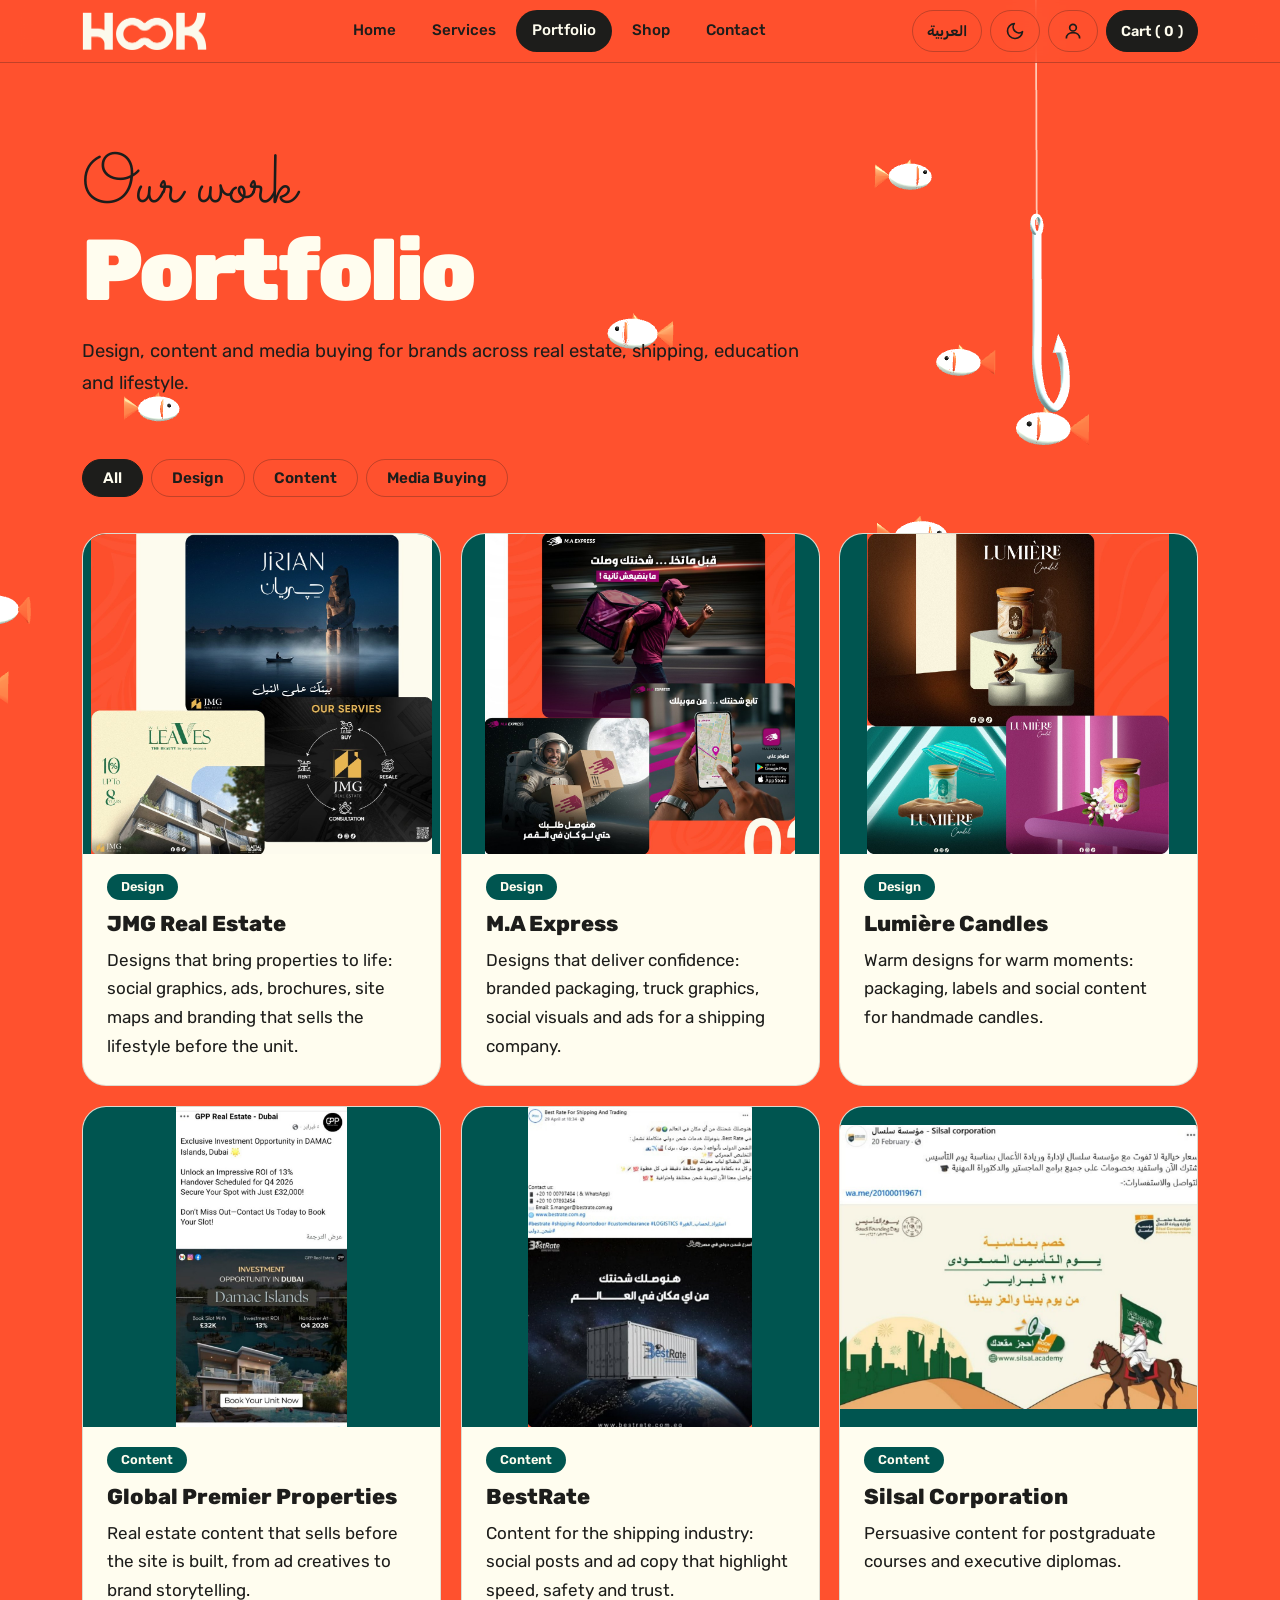
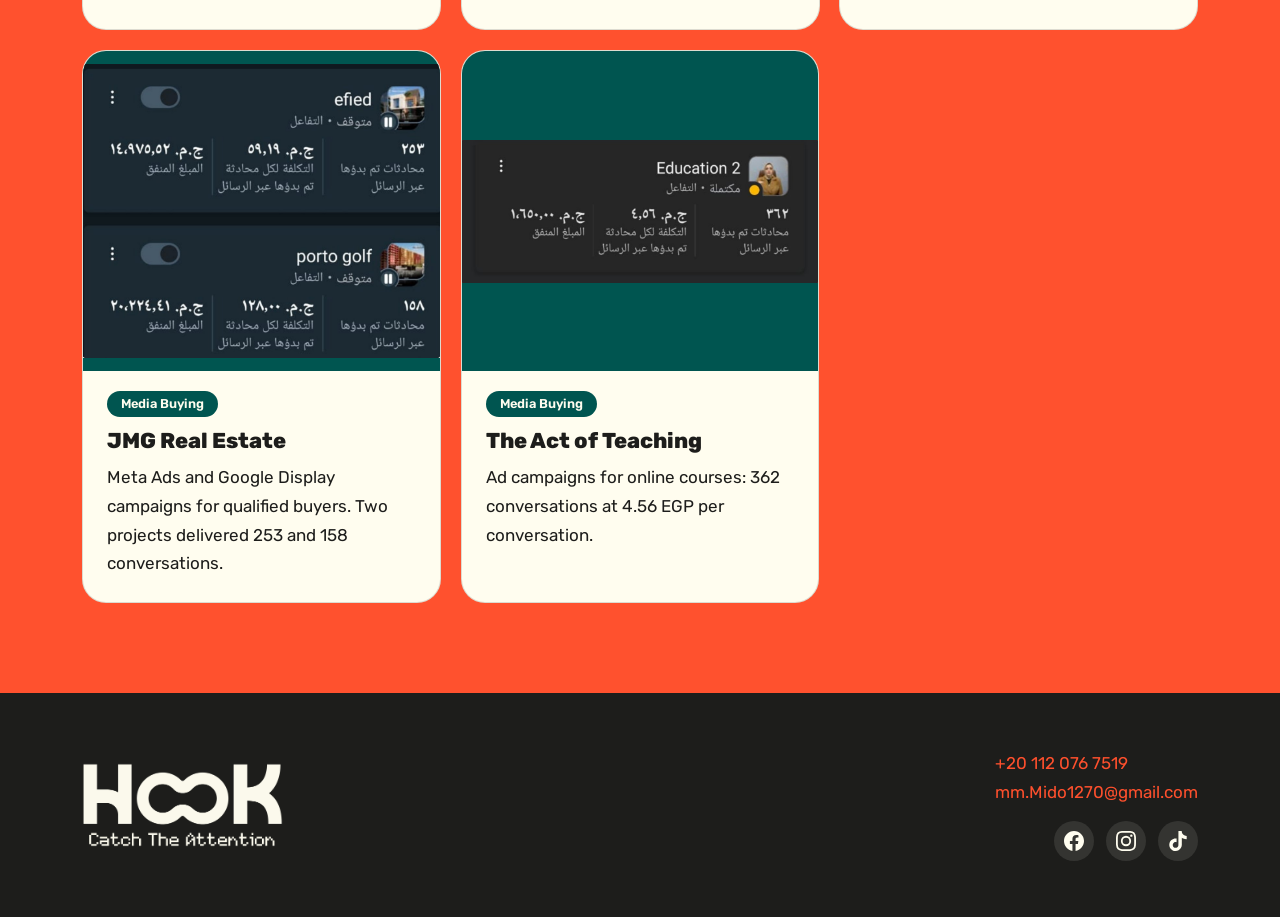
<file: portfolio.html>
<!DOCTYPE html>
<html lang="en" dir="ltr"><head><meta charset="utf-8"><meta name="viewport" content="width=device-width,initial-scale=1">
<title>Portfolio | Hook</title>
<link rel="stylesheet" href="style.css"></head><body>
<main>
<section class="phero"><div class="wrap"><span class="script" data-ar="شغلنا">Our work</span><h1 data-ar="أعمالنا">Portfolio</h1>
<p data-ar="تصميم ومحتوى وشراء إعلانات لبراندات في العقارات والشحن والتعليم واللايف ستايل.">Design, content and media buying for brands across real estate, shipping, education and lifestyle.</p></div></section>
<section style="padding-top:20px"><div class="wrap">
<div class="tabs" id="tabs" role="group" aria-label="Filter"></div>
<div class="grid" id="work"></div>
</div></section>
</main><script src="config.js"></script><script src="seed.js"></script><script src="app.js"></script>
<script>
let cf='all';
const vio=new IntersectionObserver(es=>es.forEach(e=>{if(e.isIntersecting){vio.unobserve(e.target);trackView(e.target.dataset.id)}}),{threshold:.6});
onContent(()=>{
  if(cf!=='all'&&!cats('work').some(c=>c.id===cf))cf='all';
  $('tabs').innerHTML=[['all',t('All','الكل')]].concat(cats('work').map(c=>[c.id,L(c.name)])).map(c=>'<button data-f="'+esc(c[0])+'" aria-pressed="'+(c[0]==cf)+'">'+esc(c[1])+'</button>').join('');
  const cn=k=>catName('work',k);
  $('work').innerHTML=DB.work.filter(w=>cf=='all'||w.cat==cf).map(w=>'<article class="card work" data-k="work" data-id="'+esc(w.id)+'"><a data-view="'+esc(w.id)+'"'+(w.video?' data-video="'+esc(w.video)+'"':'')+' href="'+esc(w.img)+'" target="_blank" rel="noopener" aria-label="'+esc(L(w.name))+'"><img src="'+esc(w.img)+'" alt="'+esc(L(w.name))+'" loading="lazy">'+(w.video?'<span class="vplay">▶</span>':'')+'</a>'+(cn(w.cat)?'<span class="tag">'+esc(cn(w.cat))+'</span>':'')+'<h3>'+esc(L(w.name))+'</h3><p>'+esc(L(w.desc))+'</p></article>').join('');
  document.querySelectorAll('#work .card').forEach(c=>vio.observe(c));
});
$('tabs').onclick=e=>{const b=e.target.closest('button');if(b){cf=b.dataset.f;runHooks()}};
</script></body></html>
</file>
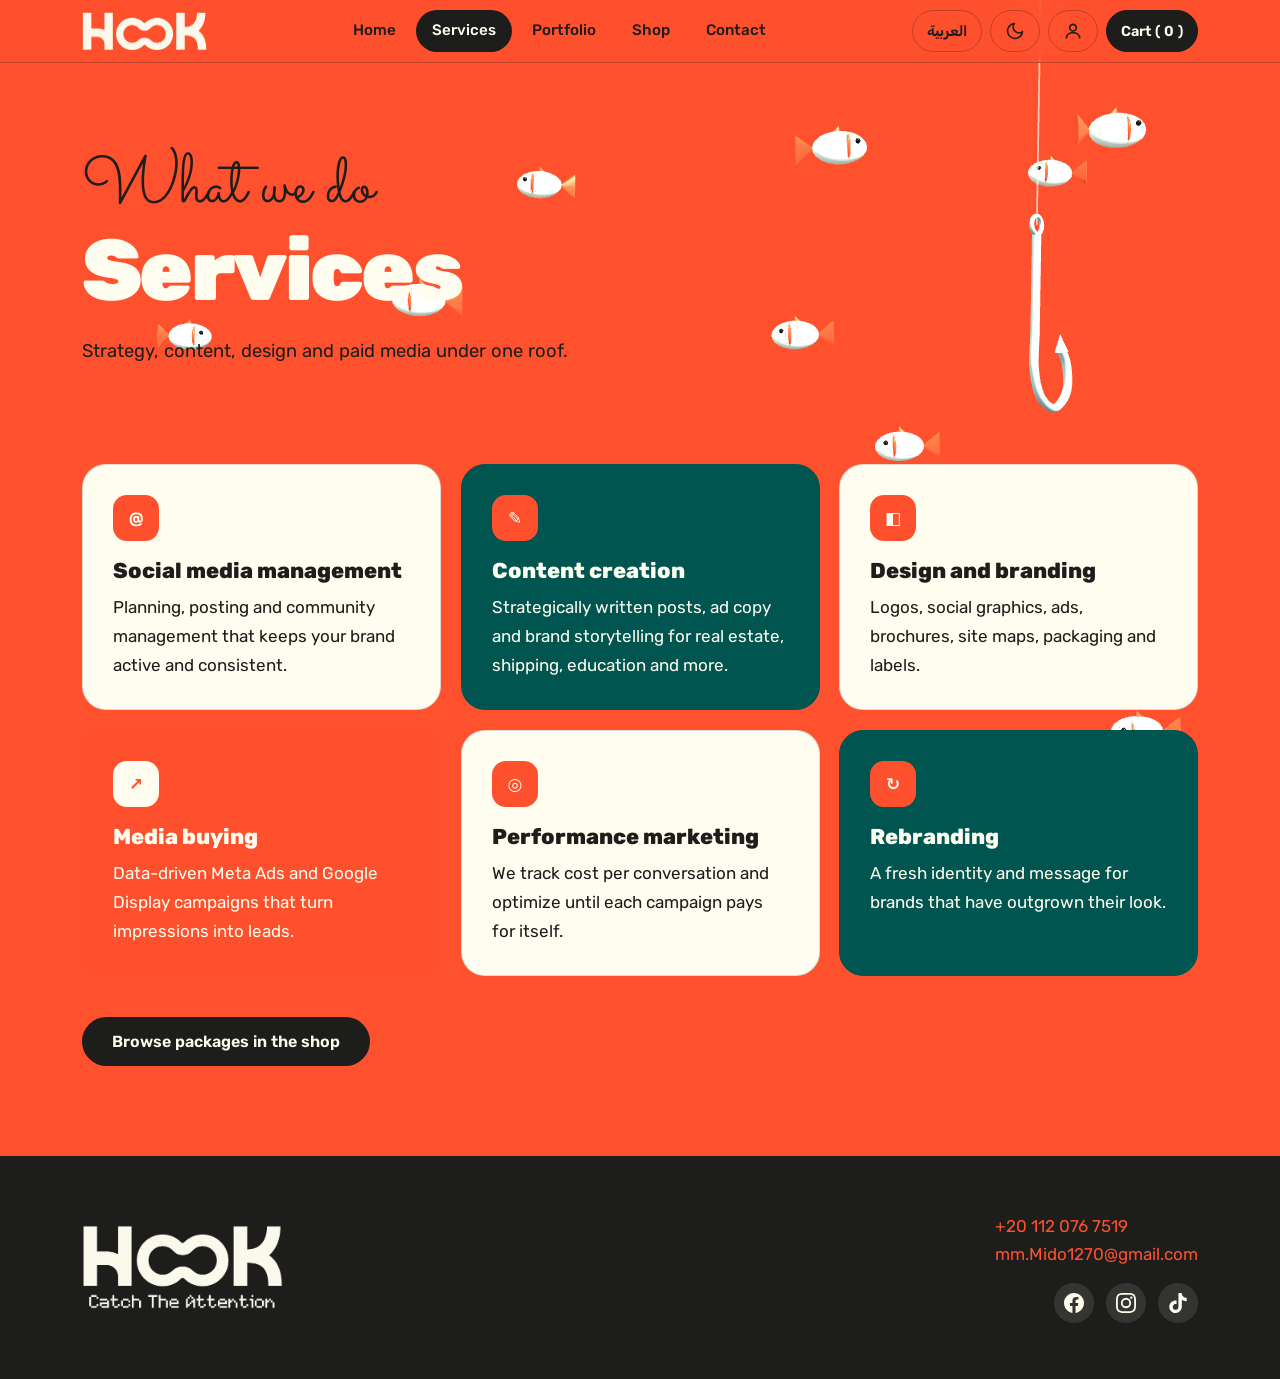
<file: services.html>
<!DOCTYPE html>
<html lang="en" dir="ltr"><head><meta charset="utf-8"><meta name="viewport" content="width=device-width,initial-scale=1">
<title>Services | Hook</title>
<link rel="stylesheet" href="style.css"></head><body>
<main>
<section class="phero"><div class="wrap"><span class="script" data-ar="بنعمل إيه">What we do</span><h1 data-ar="خدماتنا">Services</h1>
<p data-ar="خطة ومحتوى وتصميم وإعلانات مدفوعة في مكان واحد.">Strategy, content, design and paid media under one roof.</p></div></section>
<section style="padding-top:20px"><div class="wrap"><div class="grid">
<div class="card"><div class="ic">@</div><h3 data-ar="إدارة السوشيال ميديا">Social media management</h3><p data-ar="بنخطط وننشر وندير الكومنتات والرسايل عشان البراند بتاعك يفضل نشيط وثابت.">Planning, posting and community management that keeps your brand active and consistent.</p></div>
<div class="card g"><div class="ic">✎</div><h3 data-ar="صناعة المحتوى">Content creation</h3><p data-ar="بوستات وإعلانات وحكاية للبراند بنكتبها بخطة، للعقارات والشحن والتعليم وغيرها.">Strategically written posts, ad copy and brand storytelling for real estate, shipping, education and more.</p></div>
<div class="card"><div class="ic">◧</div><h3 data-ar="التصميم والهوية">Design and branding</h3><p data-ar="لوجوهات وتصاميم سوشيال وإعلانات وبروشورات وخرايط مواقع وتغليف وستيكرات.">Logos, social graphics, ads, brochures, site maps, packaging and labels.</p></div>
<div class="card o"><div class="ic" style="background:var(--c);color:var(--o)">↗</div><h3 data-ar="شراء الإعلانات">Media buying</h3><p data-ar="حملات ميتا وجوجل ديسبلاي مبنية على الأرقام بتحوّل المشاهدات لعملاء حقيقيين.">Data-driven Meta Ads and Google Display campaigns that turn impressions into leads.</p></div>
<div class="card"><div class="ic">◎</div><h3 data-ar="تسويق الأداء">Performance marketing</h3><p data-ar="بنتابع تكلفة كل محادثة ونحسّن الحملة لحد ما تجيب فلوسها وزيادة.">We track cost per conversation and optimize until each campaign pays for itself.</p></div>
<div class="card g"><div class="ic">↻</div><h3 data-ar="إعادة بناء الهوية">Rebranding</h3><p data-ar="هوية ورسالة جديدة للبراندات اللي كبرت على شكلها القديم.">A fresh identity and message for brands that have outgrown their look.</p></div>
</div>
<p style="margin-top:40px"><a class="btn" data-btn="servicesShop" href="shop.html">Browse packages in the shop</a></p></div></section>
</main><script src="config.js"></script><script src="seed.js"></script><script src="app.js"></script></body></html>
</file>
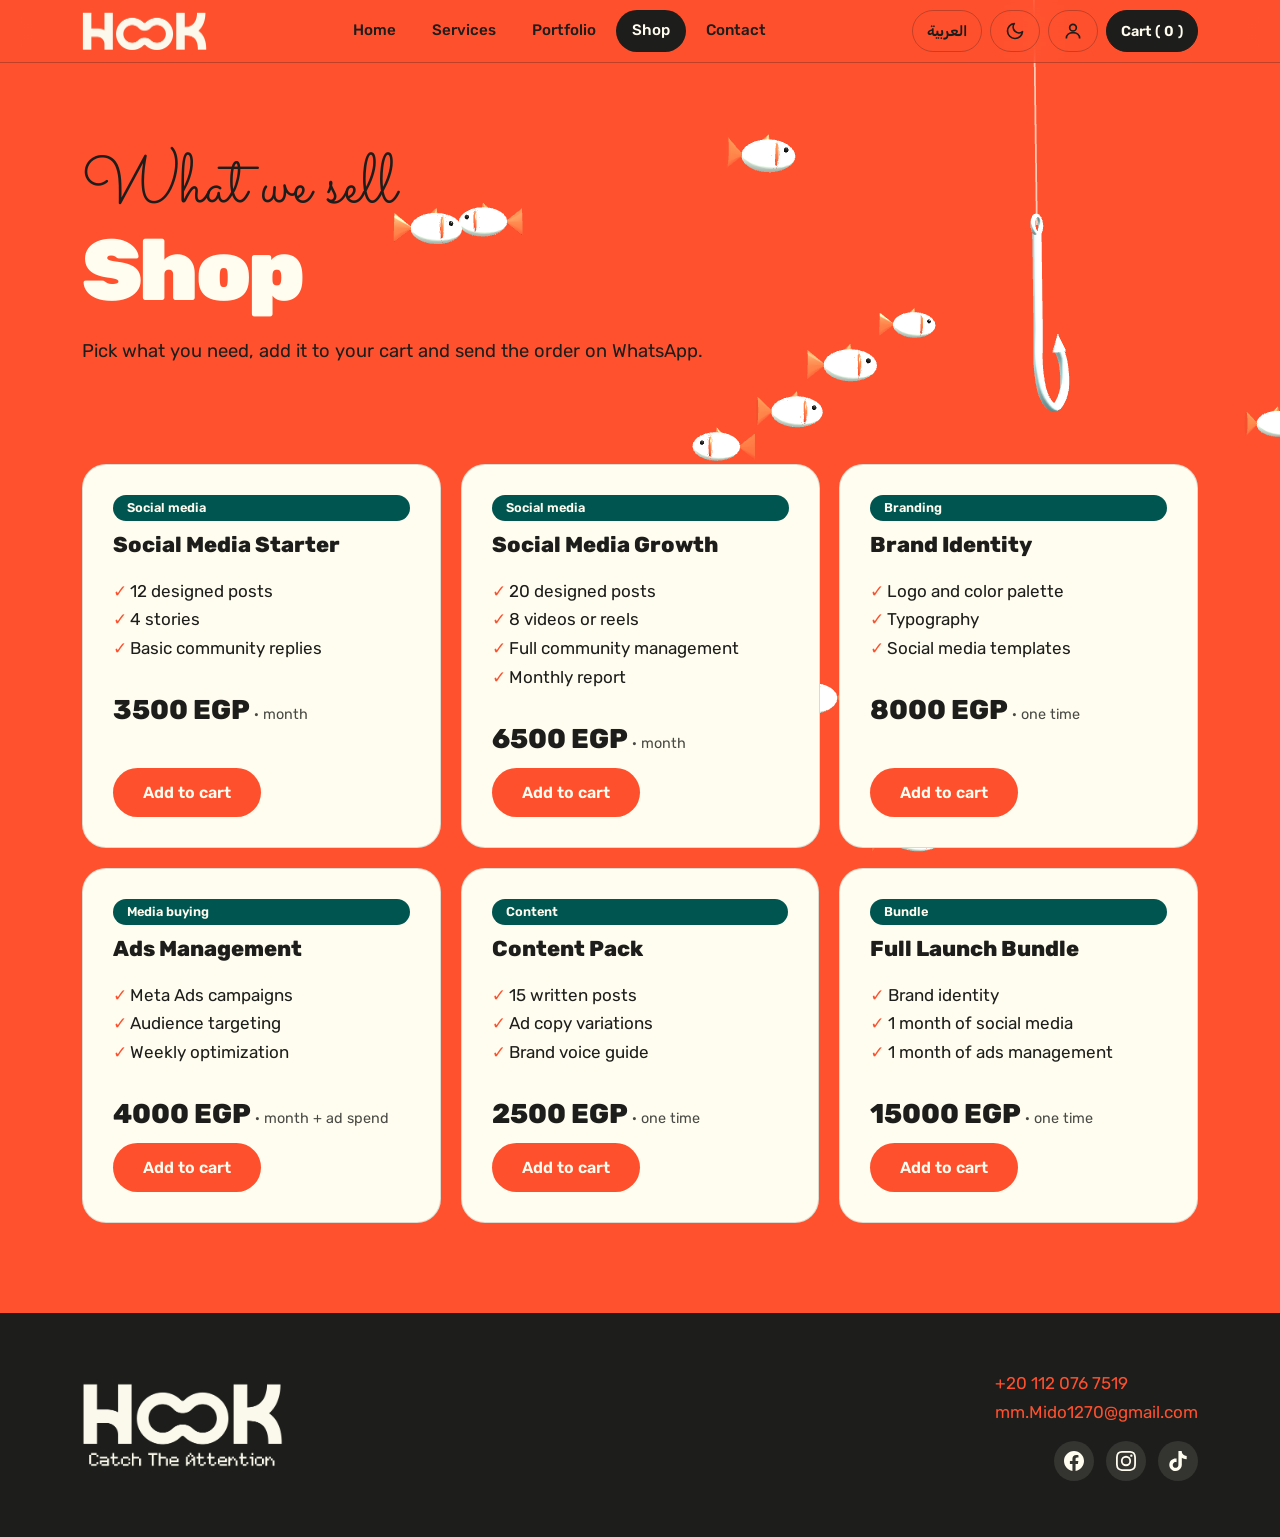
<file: shop.html>
<!DOCTYPE html>
<html lang="en" dir="ltr"><head><meta charset="utf-8"><meta name="viewport" content="width=device-width,initial-scale=1">
<title>Shop | Hook</title>
<link rel="stylesheet" href="style.css"></head><body>
<main>
<section class="phero"><div class="wrap"><span class="script" data-ar="بنبيع إيه">What we sell</span><h1 data-ar="المتجر">Shop</h1>
<p data-ar="اختار اللي يناسبك، ضيفه للسلة وابعت الطلب على واتساب.">Pick what you need, add it to your cart and send the order on WhatsApp.</p></div></section>
<section style="padding-top:20px"><div class="wrap">
<div class="tabs" id="stabs" role="group" aria-label="Sections"></div>
<div id="deals"></div>
<div class="grid shop" id="shop"></div>
</div></section>
</main><script src="config.js"></script><script src="seed.js"></script><script src="app.js"></script>
<script>
let sc='all',timer=null;
const isAdmin=()=>ME&&ME.role==='admin';
function leftTxt(ms){
  const s=Math.max(0,Math.floor(ms/1000)),d=Math.floor(s/86400),h=String(Math.floor(s%86400/3600)).padStart(2,'0'),m=String(Math.floor(s%3600/60)).padStart(2,'0'),x=String(s%60).padStart(2,'0');
  return (d?d+' '+t(d==1?'day':'days','يوم')+' ':'')+h+':'+m+':'+x;
}
function card(p,deal){
  const on=discOn(p),per=isPer(p),course=p.kind==='course',e=effPrice(p);
  const sfx=per?' / '+unitTxt(p.unit,1):(p.unit!=='item'&&p.amount?' · '+t('pack of ','عبوة ')+fm(p.amount)+' '+unitTxt(p.unit,p.amount):(L(p.per)?' · '+esc(L(p.per)):''));
  const label=L(p.tag)||catName('shop',p.cat);
  return '<article class="card prod'+(on?' deal':'')+'" data-k="products" data-id="'+esc(p.id)+'">'
   +(on?'<span class="dbadge">-'+p.disc+'%</span>':'')
   +(p.img?'<div class="pimg"><img src="'+esc(p.img)+'" alt="'+esc(L(p.name))+'" loading="lazy"></div>':'')
   +(course?'<span class="tag cbadge">'+t('Course','كورس')+'</span> ':'')+(label?'<span class="tag">'+esc(label)+'</span>':'')
   +'<h3>'+esc(L(p.name))+'</h3>'
   +(L(p.desc)?'<p class="pd">'+esc(L(p.desc))+'</p>':'')
   +(course&&(p.episodes||p.hours)?'<p class="cmeta">▶ '+(p.episodes?p.episodes+' '+t(p.episodes==1?'episode':'episodes','حلقة'):'')+(p.episodes&&p.hours?' · ':'')+(p.hours?fm(p.hours)+' '+t('hours','ساعة'):'')+'</p>':'')
   +(p.items.length?'<ul class="tick">'+p.items.map(x=>'<li>'+esc(L(x))+'</li>').join('')+'</ul>':'')
   +'<div class="price">'+(on?'<s>'+fm(p.price)+'</s> ':'')+fm(e)+' '+cur()+'<small>'+sfx+'</small></div>'
   +(on&&p.discEnds?'<div class="cd" data-end="'+esc(p.discEnds)+'"><span>'+t('Offer ends in','العرض بينتهي بعد')+'</span> <b>'+leftTxt(Date.parse(p.discEnds)-Date.now())+'</b></div>':'')
   +(per?'<div class="qty"><button type="button" data-d="-1" aria-label="-">−</button><input type="number" inputmode="decimal" value="'+minOf(p)+'" min="'+minOf(p)+'" step="'+stepOf(p)+'" aria-label="'+t('Quantity','الكمية')+'"><span>'+unitTxt(p.unit,2)+'</span><button type="button" data-d="1" aria-label="+">+</button></div>':'')
   +'<button class="btn" data-add="'+esc(p.id)+'">'+(course?t('Enroll','اشترك'):t('Add to cart','ضيف للسلة'))+'</button></article>';
}
function draw(){
  const all=DB.products.map(pdef),shown=new Set(all.map(p=>p.cat));
  const list=cats('shop').filter(c=>isAdmin()||shown.has(c.id));
  if(sc!=='all'&&!list.some(c=>c.id===sc))sc='all';
  $('stabs').innerHTML=list.length>1?[['all',t('All','الكل')]].concat(list.map(c=>[c.id,L(c.name)])).map(c=>'<button data-s="'+esc(c[0])+'" aria-pressed="'+(c[0]==sc)+'">'+esc(c[1])+'</button>').join(''):'';
  const deals=all.filter(p=>discOn(p)),rest=sc==='all'?all.filter(p=>!discOn(p)):all.filter(p=>p.cat===sc).sort((a,b)=>discOn(b)-discOn(a));
  $('deals').innerHTML=sc==='all'&&deals.length?'<div class="dealsband"><h2>'+t('Hot deals','عروض ساخنة')+'</h2><div class="grid shop">'+deals.map(p=>card(p,true)).join('')+'</div></div>':'';
  $('shop').innerHTML=rest.map(p=>card(p)).join('')||(deals.length&&sc==='all'?'':'<p style="opacity:.8">'+t('Nothing here yet.','لسه مفيش حاجة هنا.')+'</p>');
  clearInterval(timer);if(document.querySelector('.cd'))timer=setInterval(tick,1000);
}
function tick(){
  let over=false;document.querySelectorAll('.cd').forEach(c=>{const ms=Date.parse(c.dataset.end)-Date.now();if(ms<=0)over=true;else c.querySelector('b').textContent=leftTxt(ms)});
  if(over)draw();
}
onContent(draw);document.addEventListener('auth',()=>{if(DB)draw()});
document.addEventListener('click',e=>{
  const s=e.target.closest('[data-s]');if(s){sc=s.dataset.s;draw();return}
  const q=e.target.closest('.qty button');
  if(q){const i=q.parentNode.querySelector('input'),st=+i.step||1,mn=+i.min||0;i.value=Math.max(mn,Math.round((+i.value+ +q.dataset.d*st)*100)/100);return}
  const b=e.target.closest('[data-add]');
  if(b){const c=b.closest('.card'),i=c.querySelector('.qty input');addToCart(b.dataset.add,i?+i.value:1)}
});
</script></body></html>
</file>
<file: style.css>
:root{--o:#fe502d;--g:#005550;--c:#fffdef;--k:#1d1d1b;--r:24px;
--bg:#ff512e;--h:#fffdef;--fg:#1d1d1b;--card:#fffdef;--cfg:#1d1d1b;--acc:#1d1d1b;--accfg:#fffdef;--line:#1d1d1b45;--cline:#1d1d1b26}
[data-theme=dark]{--bg:#005550;--fg:#fffdef;--card:#0a3f3b;--cfg:#fffdef;--acc:#fe502d;--line:#fffdef45;--cline:#fffdef26}
body.deep{--fg:#fffdef;--acc:#fe502d;--line:#fffdef45}
*{box-sizing:border-box;margin:0}
html{scroll-behavior:smooth;background:var(--bg)}
body{font-family:'Rubik',system-ui,sans-serif;background:transparent;color:var(--fg);line-height:1.7;font-size:17px;transition:color .5s;overflow-x:hidden}
a{color:inherit}img{max-width:100%}
:focus-visible{outline:3px solid var(--o);outline-offset:3px}
#sea{position:fixed;inset:0;width:100%;height:100%;z-index:0;pointer-events:none}
main,footer{position:relative;z-index:1}
.wrap{max-width:1160px;margin:auto;padding:0 22px}
.script{font-family:'Sacramento',cursive;font-size:clamp(2.6rem,6vw,4.4rem);line-height:1;color:var(--acc);display:block;transition:color .5s}
[lang=ar] .script{font-family:'Aref Ruqaa',serif;font-weight:700;font-size:clamp(2rem,5vw,3.2rem)}
.pix{font-family:'Silkscreen',monospace}
h1,h2,h3{line-height:1.1;font-weight:800}
h1,h2{color:var(--h)}
[lang=ar] h1,[lang=ar] h2,[lang=ar] h3{line-height:1.35}
h1{font-size:clamp(2.6rem,7vw,5.4rem);font-weight:900;letter-spacing:-.03em}
h2{font-size:clamp(1.9rem,4.5vw,3.2rem);letter-spacing:-.02em}
[lang=ar] h1,[lang=ar] h2{letter-spacing:0}
p{max-width:62ch}
#bar{position:fixed;top:0;inset-inline:0;height:4px;background:var(--c);transform-origin:left;transform:scaleX(0);z-index:30}
[dir=rtl] #bar{transform-origin:right}
header{position:sticky;top:0;z-index:20;background:color-mix(in srgb,var(--bg) 72%,transparent);backdrop-filter:blur(14px);border-bottom:1px solid var(--line)}
nav{display:flex;align-items:center;gap:14px;padding:10px 22px;max-width:1160px;margin:auto}
.logo img{display:block;height:38px;width:auto;transition:transform .3s}
.logo:hover img{transform:scale(1.07) rotate(-2deg)}
nav ul{display:flex;gap:4px;list-style:none;padding:0;margin-inline:auto}
nav ul a{display:block;padding:8px 16px;border-radius:99px;text-decoration:none;font-weight:500;font-size:.95rem;transition:background .2s,color .2s}
nav ul a:hover{background:color-mix(in srgb,var(--fg) 12%,transparent)}
nav ul a[aria-current]{background:var(--acc);color:var(--accfg)}
.tools{display:flex;gap:8px;align-items:center}
.ibtn{height:42px;min-width:42px;padding:0 14px;border-radius:99px;border:1.5px solid var(--line);background:transparent;color:var(--fg);font:600 .9rem 'Rubik',system-ui,sans-serif;cursor:pointer;display:flex;align-items:center;justify-content:center;gap:4px;white-space:nowrap;text-decoration:none;transition:.25s}
.ibtn:hover{border-color:var(--fg);transform:translateY(-2px)}
.ibtn svg{width:20px;height:20px;fill:none;stroke:currentColor;stroke-width:2;stroke-linejoin:round;transition:transform .5s}
#theme[aria-pressed=true]{background:var(--acc);border-color:var(--acc);color:var(--accfg)}
#theme[aria-pressed=true] svg{fill:currentColor;transform:rotate(-25deg) scale(1.1)}
.cartbtn{background:var(--acc);color:var(--accfg);border-color:var(--acc)}
.btn{display:inline-block;background:var(--acc);color:var(--accfg);padding:15px 30px;border-radius:99px;text-decoration:none;font:600 1rem 'Rubik',system-ui,sans-serif;border:0;cursor:pointer;transition:background .25s,color .25s}
.btn:hover{background:var(--fg);color:var(--bg)}
.btn.ghost{background:transparent;color:var(--fg);box-shadow:inset 0 0 0 2px var(--fg)}
.btn.ghost:hover{background:var(--fg);color:var(--bg)}
.panel{background:var(--card);color:var(--cfg);border-radius:36px;padding:clamp(28px,6vw,64px);text-align:center}
.panel h2{color:var(--cfg)}
.panel .btn,.card .btn{background:var(--o);color:var(--c)}
.panel .btn:hover,.card .btn:hover{background:var(--cfg);color:var(--card)}
section{padding:90px 0}
.hero{min-height:calc(100vh - 62px);display:grid;align-items:center;padding:50px 0}
.hero .wrap{display:grid;gap:30px;grid-template-columns:1.25fr .75fr;align-items:center}
.hero p.lead{font-size:1.2rem;margin:24px 0 34px}
.hero .pix{color:var(--h);font-size:1.05rem;display:block;margin-bottom:16px;min-height:1.6em}
.btns{display:flex;gap:14px;flex-wrap:wrap;align-items:center}
.mq-wrap{overflow:hidden;background:var(--k);color:var(--c);padding:18px 0;border-block:2px solid var(--o);transform:rotate(-1.2deg);margin:20px -10px}
.mq{display:flex;gap:40px;width:max-content;animation:mq 32s linear infinite;font-family:'Silkscreen','Rubik',sans-serif;font-size:1.25rem;align-items:center}
.mq span:nth-child(even){color:var(--o)}
@keyframes mq{to{transform:translateX(-50%)}}
@keyframes mqr{to{transform:translateX(50%)}}
[dir=rtl] .mq{animation-name:mqr}
.phero{padding:90px 0 40px}
.phero p{margin-top:18px;font-size:1.15rem}
.grid{display:grid;gap:20px;grid-template-columns:repeat(auto-fit,minmax(270px,1fr));margin-top:36px}
.card{position:relative;background:var(--card);color:var(--cfg);border:1.5px solid var(--cline);border-radius:var(--r);padding:30px;transition:box-shadow .3s,border-color .3s,transform .15s;transform:perspective(800px) rotateX(var(--rx,0deg)) rotateY(var(--ry,0deg))}
.card:hover{border-color:var(--o);box-shadow:0 18px 40px -18px #000a}
.card h3{margin-bottom:10px;font-size:1.35rem}
.card.o{background:var(--o);color:var(--c);border-color:var(--o)}
.card.g{background:var(--g);color:var(--c);border-color:var(--g)}
.card .ic{width:46px;height:46px;border-radius:14px;background:var(--o);color:var(--c);display:grid;place-items:center;font-weight:800;margin-bottom:18px;transition:transform .4s}
.card:hover .ic{transform:rotate(-12deg) scale(1.12)}
.tag{display:inline-block;background:var(--g);color:var(--c);border-radius:99px;padding:2px 14px;font-size:.8rem;font-weight:600;margin-bottom:12px}
.split{display:grid;gap:40px;grid-template-columns:repeat(auto-fit,minmax(300px,1fr));align-items:center}
.stat b{display:block;font-size:3.6rem;line-height:1.1;color:var(--o);font-weight:900}
.slider{margin-top:34px}
.track{display:flex;gap:20px;overflow-x:auto;scroll-snap-type:x mandatory;scrollbar-width:none;scroll-behavior:smooth;padding:8px 4px}
.track::-webkit-scrollbar{display:none}
.slide{position:relative;flex:0 0 min(520px,86%);scroll-snap-align:start;border-radius:var(--r);overflow:hidden;background:var(--card);color:var(--cfg);border:1.5px solid var(--cline)}
.slide .im{background:var(--g);height:360px;display:block;overflow:hidden;line-height:0}
.slide .im img{width:100%;height:100%;object-fit:contain;transition:transform .6s}
.slide:hover .im img{transform:scale(1.06)}
.slide .cap{padding:18px 24px 24px}
.slide h3{font-size:1.2rem}.slide p{font-size:.95rem;margin-top:6px}
.ctl{display:flex;align-items:center;gap:10px;margin-top:22px}
.dots{display:flex;gap:8px;margin-inline:auto;flex-wrap:wrap}
.dots button{width:10px;height:10px;border-radius:99px;border:0;background:var(--line);cursor:pointer;transition:width .3s,background .3s;padding:0}
.dots button.on{width:32px;background:var(--acc)}
.cbtn{width:46px;height:46px;border-radius:50%;border:1.5px solid var(--line);background:var(--card);color:var(--cfg);cursor:pointer;display:grid;place-items:center;transition:.25s;flex:none;font-size:.9rem}
.cbtn:hover{background:var(--o);border-color:var(--o);color:var(--c);transform:scale(1.1)}
.cbtn svg{width:20px;height:20px;fill:none;stroke:currentColor;stroke-width:2.4;stroke-linecap:round;stroke-linejoin:round}
[dir=rtl] .cbtn.d svg{transform:scaleX(-1)}
.lg{display:flex;align-items:center;gap:10px;margin-top:32px}
.lg .track{flex:1}
.logo-card{position:relative;flex:0 0 190px;aspect-ratio:1/1;scroll-snap-align:start;background:#fdfbee;border-radius:var(--r);padding:18px;transition:transform .3s,box-shadow .3s}
.logo-card:hover{transform:translateY(-8px) rotate(-1.5deg);box-shadow:0 18px 30px -16px #000a}
.logo-card .lw{position:relative;width:100%;height:100%}
.logo-card img{position:absolute;inset:0;width:100%;height:100%;object-fit:contain}
.imgfail{display:grid;place-items:center;text-align:center;line-height:1.4;font-weight:700;padding:12px;min-height:200px;width:100%;height:100%;color:var(--c)}
.logo-card .imgfail{color:var(--k);min-height:0;font-size:.9rem;position:absolute;inset:0}
.tabs{display:flex;gap:8px;flex-wrap:wrap}
.tabs button{border:1.5px solid var(--line);background:transparent;color:var(--fg);border-radius:99px;padding:9px 20px;font:600 .95rem 'Rubik',system-ui,sans-serif;cursor:pointer;transition:.25s}
.tabs button:hover{border-color:var(--fg)}
.tabs button[aria-pressed=true]{background:var(--acc);border-color:var(--acc);color:var(--accfg)}
.card.work{padding:0;overflow:hidden;display:flex;flex-direction:column}
.card.work a{display:block;background:var(--g);line-height:0;overflow:hidden}
.card.work img{width:100%;height:320px;object-fit:contain;transition:transform .6s}
.card.work:hover img{transform:scale(1.06)}
.card.work .tag,.card.work h3,.card.work p{margin-inline:24px}
.card.work .tag{margin-top:20px;align-self:flex-start}
.card.work p{margin-bottom:24px}
#work.grid{grid-template-columns:repeat(auto-fit,minmax(320px,1fr))}
.price{font-size:1.7rem;font-weight:800;margin:14px 0}
.price small{font-size:.9rem;font-weight:400;opacity:.8}
ul.tick{padding:0;list-style:none;margin:10px 0}
ul.tick li:before{content:"✓ ";color:var(--o);font-weight:900}
#cart{position:fixed;top:0;inset-inline-end:0;height:100%;width:min(400px,100%);background:var(--card);color:var(--cfg);border-inline-start:2px solid var(--o);padding:24px;transform:translateX(105%);transition:transform .35s cubic-bezier(.2,.7,.2,1);z-index:40;overflow:auto}
#cart h2{color:var(--cfg);font-size:1.8rem}
[dir=rtl] #cart{transform:translateX(-105%)}
#cart.open{transform:none}
#cart li{display:flex;justify-content:space-between;gap:10px;padding:10px 0;border-bottom:1px solid var(--cline);list-style:none}
#cart ul{padding:0}
#cart .x{background:none;border:0;font-size:1.5rem;cursor:pointer;color:var(--cfg)}
form{display:grid;gap:14px;max-width:560px}
input,textarea,select{font:inherit;padding:13px 18px;border:1.5px solid var(--cline);border-radius:16px;background:var(--card);color:var(--cfg);width:100%}
input:focus,textarea:focus,select:focus{border-color:var(--o);outline:0}
label{font-weight:600;display:grid;gap:6px}
footer{background:var(--k);color:var(--c);padding:56px 0}
footer .wrap{display:flex;justify-content:space-between;gap:24px;flex-wrap:wrap;align-items:center}
footer a{color:var(--o);text-decoration:none}
.flogo{height:84px;width:auto}
.reveal{opacity:0;transform:translateY(46px) scale(.97);transition:opacity .8s cubic-bezier(.2,.7,.2,1) var(--d,0s),transform .8s cubic-bezier(.2,.7,.2,1) var(--d,0s)}
.reveal.in{opacity:1;transform:none}
.w{display:inline-block;overflow:hidden;vertical-align:bottom;padding-bottom:.14em;margin-bottom:-.14em}
.w>span{display:inline-block;transform:translateY(118%) rotate(4deg);animation:up .9s cubic-bezier(.2,.8,.2,1) forwards;animation-delay:calc(var(--i)*.09s + .1s)}
@keyframes up{to{transform:none}}
.pix.typing:after{content:"_";animation:blink 1s steps(1) infinite}
@keyframes blink{50%{opacity:0}}
@keyframes fadein{from{opacity:0}}
body{animation:fadein .5s}
.msg{margin-top:10px;font-weight:600}
.msg.err{color:#b3200a}
/* admin */
.abar{position:fixed;bottom:16px;left:50%;transform:translateX(-50%);z-index:50;display:flex;gap:6px;align-items:center;background:var(--k);color:var(--c);padding:8px 10px;border-radius:99px;box-shadow:0 10px 30px #0007;max-width:96vw;flex-wrap:wrap;justify-content:center}
.abar b{padding:0 10px;font-size:.85rem;color:var(--o)}
.abar button,.abar a{background:#fffdef1f;color:var(--c);border:0;border-radius:99px;padding:8px 14px;font:600 .85rem 'Rubik',system-ui,sans-serif;cursor:pointer;text-decoration:none}
.abar button:hover,.abar a:hover{background:var(--o)}
.edit{position:absolute;top:10px;inset-inline-end:10px;z-index:5;width:34px;height:34px;border-radius:50%;border:0;background:var(--k);color:var(--c);cursor:pointer;font-size:1rem;box-shadow:0 4px 12px #0006}
.edit:hover{background:var(--o)}
.edit.inl{position:static;display:inline-grid;place-items:center;margin-inline-start:8px;vertical-align:middle}
dialog{border:0;border-radius:24px;padding:26px;width:min(560px,94vw);background:var(--card);color:var(--cfg);box-shadow:0 30px 80px #000a;max-height:92vh;overflow:auto}
dialog::backdrop{background:#000a}
dialog h3{margin-bottom:14px;font-size:1.4rem}
dialog form{max-width:none}
dialog .row{display:flex;gap:10px;margin-top:6px;flex-wrap:wrap}
dialog .btn.del{background:#b3200a;margin-inline-start:auto}
.kpis{display:grid;gap:16px;grid-template-columns:repeat(auto-fit,minmax(180px,1fr));margin-top:30px}
.kpi b{display:block;font-size:2.4rem;line-height:1.2;color:var(--o);font-weight:900}
.cols{display:grid;gap:20px;grid-template-columns:repeat(auto-fit,minmax(340px,1fr));margin-top:20px}
.bars{display:grid;gap:10px;margin-top:12px}
.bar{display:grid;grid-template-columns:130px 1fr 60px;gap:10px;align-items:center;font-size:.9rem}
.bar i{display:block;height:12px;border-radius:99px;background:var(--o);min-width:3px}
.days{display:flex;gap:6px;align-items:flex-end;height:140px;margin-top:14px}
.days div{flex:1;background:var(--o);border-radius:6px 6px 0 0;min-height:3px;position:relative}
.days div span{position:absolute;bottom:100%;left:50%;transform:translateX(-50%);font-size:.7rem}
table{width:100%;border-collapse:collapse;font-size:.9rem;margin-top:10px}
th,td{padding:8px 10px;text-align:start;border-bottom:1px solid var(--cline)}
.scroll{overflow-x:auto}
@media(max-width:860px){.hero .wrap{grid-template-columns:1fr}nav{flex-wrap:wrap}nav ul{order:3;width:100%;overflow-x:auto;margin:0}.tools{margin-inline-start:auto}.bar{grid-template-columns:90px 1fr 50px}}
@media(prefers-reduced-motion:reduce){*{animation:none!important;transition:none!important}.reveal{opacity:1;transform:none}.w>span{transform:none}}
@media(max-width:600px){.lg{flex-wrap:wrap;justify-content:center}.lg .track{order:-1;flex:1 1 100%}.logo-card{flex-basis:150px;padding:14px}}
/* account menu, bell, settings */
.acm{display:flex;gap:8px;align-items:center}
.bellwrap{position:relative}
.menu{position:absolute;top:calc(100% + 10px);inset-inline-end:0;width:min(330px,92vw);background:var(--card);color:var(--cfg);border:1.5px solid var(--cline);border-radius:20px;box-shadow:0 20px 50px -10px #000a;padding:10px;z-index:60;max-height:70vh;overflow:auto}
.menu[hidden],.bdg[hidden]{display:none}
.menu a:not(.nit),.menu .mi{display:flex;width:100%;padding:10px 12px;border-radius:12px;text-decoration:none;color:inherit;background:none;border:0;font:500 .95rem 'Rubik',system-ui,sans-serif;cursor:pointer;text-align:start}
.menu a:not(.nit):hover,.menu .mi:hover,.nit:hover{background:color-mix(in srgb,var(--cfg) 10%,transparent)}
.menu .who{padding:10px 12px;border-bottom:1px solid var(--cline);margin-bottom:6px}.menu .who b{display:block}.menu .who small{opacity:.7;word-break:break-all}
.ibtn.av-b{padding:0;width:42px;overflow:hidden}.ibtn.av-b img{width:100%;height:100%;object-fit:cover;display:block}
.bdg{position:absolute;top:-5px;inset-inline-end:-5px;background:var(--o);color:#fff;border-radius:99px;min-width:20px;height:20px;font-size:.72rem;display:grid;place-items:center;padding:0 5px;font-weight:700;pointer-events:none}
.nit{display:block;padding:10px 12px;border-radius:12px;text-decoration:none;color:inherit}.nit.un{background:color-mix(in srgb,var(--o) 16%,transparent)}
.nit b{display:block;font-size:.95rem}.nit span{display:block;font-size:.85rem;opacity:.85;white-space:pre-wrap}.nit small{opacity:.6;font-size:.75rem}
.set{display:grid;gap:20px;max-width:760px}
.prow{display:flex;gap:20px;align-items:center;flex-wrap:wrap;margin:14px 0}
.avbig{width:96px;height:96px;border-radius:50%;overflow:hidden;background:var(--g);display:grid;place-items:center;color:var(--c);font-size:2.2rem;font-weight:800;flex:none}.avbig img{width:100%;height:100%;object-fit:cover}
.sw{display:flex;align-items:center;justify-content:space-between;gap:16px;padding:14px 0;border-top:1px solid var(--cline);margin-top:14px}
.sw input.tg{width:50px;height:28px;padding:0;border:0;appearance:none;-webkit-appearance:none;border-radius:99px;background:var(--cline);position:relative;cursor:pointer;flex:none;transition:background .25s}
.sw input.tg:after{content:"";position:absolute;top:3px;inset-inline-start:3px;width:22px;height:22px;border-radius:50%;background:#fff;transition:inset-inline-start .25s}
.sw input.tg:checked{background:var(--o)}.sw input.tg:checked:after{inset-inline-start:25px}
.thread{border-top:1px solid var(--cline);padding:14px 0}
.bub{padding:10px 14px;border-radius:14px;margin-top:8px;max-width:92%;white-space:pre-wrap;background:color-mix(in srgb,var(--cfg) 8%,transparent)}
.bub.sup{background:var(--o);color:#fff;margin-inline-start:auto}
.badge{display:inline-block;padding:1px 10px;border-radius:99px;font-size:.75rem;font-weight:700;background:var(--g);color:var(--c)}
.msg:empty{display:none}.msg.ok{color:var(--g)}
body.textedit [data-ar]{outline:2px dashed var(--o);outline-offset:3px;cursor:text}
@media(max-width:860px){.acm{gap:6px}.menu{inset-inline-end:-60px}}
/* password eye, remember me, Google button */
.pw{position:relative;display:block}.pw input{padding-inline-end:50px}
.eye{position:absolute;inset-inline-end:8px;top:50%;transform:translateY(-50%);width:34px;height:34px;border:0;background:none;color:var(--cfg);cursor:pointer;display:grid;place-items:center;border-radius:50%;opacity:.7;padding:0}
.eye:hover{opacity:1;background:color-mix(in srgb,var(--cfg) 10%,transparent)}
.eye svg{width:20px;height:20px;fill:none;stroke:currentColor;stroke-width:2;stroke-linecap:round;stroke-linejoin:round}
label.chk{display:flex;align-items:center;gap:10px;font-weight:500}
.chk input{width:20px;height:20px;padding:0;accent-color:var(--o);flex:none}
.gwrap{display:flex;justify-content:center;min-height:44px}
.or{display:flex;align-items:center;gap:12px;opacity:.7;font-size:.9rem}.or:before,.or:after{content:"";flex:1;height:1px;background:var(--cline)}
/* footer social icons */
footer .fr{display:grid;gap:14px;justify-items:end}
.soc{position:relative;display:flex;gap:12px;min-height:40px;align-items:center}
.soc a{width:40px;height:40px;border-radius:50%;display:grid;place-items:center;background:#fffdef1a;color:var(--c);transition:.25s}
.soc a:hover{background:var(--o);transform:translateY(-3px)}
.soc svg{width:20px;height:20px;fill:currentColor}
.soc .edit{inset-inline-end:-44px;top:3px}
/* video */
.slide .im,.card.work a{position:relative}
.vplay{position:absolute;inset:0;margin:auto;width:64px;height:64px;border-radius:50%;background:#000a;color:#fff;display:grid;place-items:center;font-size:1.6rem;line-height:1;padding-inline-start:4px;transition:.25s;pointer-events:none}
.im:hover .vplay,.card.work a:hover .vplay{background:var(--o);transform:scale(1.12)}
dialog.vd{padding:0;background:#000;width:min(920px,96vw);border-radius:20px;overflow:hidden}
dialog.vd #vbox{aspect-ratio:16/9;width:100%}
dialog.vd iframe,dialog.vd video{width:100%;height:100%;border:0;display:block;background:#000}
.vx{position:absolute;top:8px;inset-inline-end:8px;z-index:3;width:38px;height:38px;border-radius:50%;border:0;background:#000b;color:#fff;font-size:1.4rem;cursor:pointer}
body.textedit img[data-o]{outline:2px dashed var(--o);outline-offset:3px;cursor:pointer}
.abar button.on{background:var(--o)}
/* shop: products, units, discounts */
.grid.shop{grid-template-columns:repeat(auto-fill,minmax(280px,1fr))}
.card.prod{display:flex;flex-direction:column;gap:0}
.card.prod .btn{margin-top:auto;align-self:flex-start}
.card.prod .price{margin:14px 0 6px}
.pimg{margin:-30px -30px 18px;height:190px;overflow:hidden;border-radius:var(--r) var(--r) 0 0;background:var(--g)}
.pimg img{width:100%;height:100%;object-fit:cover;display:block;transition:transform .6s}
.card.prod:hover .pimg img{transform:scale(1.06)}
.pd{margin:6px 0 8px;opacity:.9}
.cmeta{font-weight:600;color:var(--o);margin:2px 0 8px}
.tag.cbadge{background:var(--o)}
.price s{opacity:.55;font-size:1rem;font-weight:500;margin-inline-end:6px}
.dbadge{position:absolute;top:14px;inset-inline-end:14px;z-index:4;background:var(--o);color:#fff;border-radius:99px;padding:3px 12px;font-weight:800;font-size:.9rem;box-shadow:0 6px 16px -6px #000a}
.card.deal{border-color:var(--o);box-shadow:0 0 0 2px color-mix(in srgb,var(--o) 35%,transparent)}
.cd{display:flex;gap:8px;align-items:baseline;flex-wrap:wrap;background:color-mix(in srgb,var(--o) 14%,transparent);border-radius:12px;padding:6px 12px;margin:4px 0 12px;font-size:.88rem}
.cd b{font-variant-numeric:tabular-nums;color:var(--o);font-size:1.05rem;direction:ltr;unicode-bidi:isolate}
.qty{display:flex;align-items:center;gap:8px;margin:6px 0 14px}
.qty button{width:38px;height:38px;border-radius:50%;border:1.5px solid var(--cline);background:transparent;color:var(--cfg);font-size:1.2rem;cursor:pointer;line-height:1;padding:0}
.qty button:hover{background:var(--o);border-color:var(--o);color:#fff}
.qty input{width:84px;text-align:center;padding:8px 6px}
.qty span{opacity:.8}
.dealsband{margin-bottom:36px}
.dealsband{margin-top:28px}
.dealsband h2{margin-bottom:4px}
#items li.cl{align-items:flex-start}
.qs{display:flex;align-items:center;gap:10px;margin-top:6px}
.qs button{width:28px;height:28px;border-radius:50%;border:1.5px solid var(--cline);background:none;color:var(--cfg);cursor:pointer;line-height:1;padding:0}
.qs button:hover{background:var(--o);border-color:var(--o);color:#fff}
.oh{display:flex;gap:10px;align-items:center;flex-wrap:wrap}.oh .ot{margin-inline-start:auto}
.catlist{display:grid;gap:8px;margin-bottom:12px}
.catrow{display:grid;grid-template-columns:1fr 1fr auto;gap:8px}
.catx{width:42px;border:0;border-radius:12px;background:#b3200a;color:#fff;font-size:1.2rem;cursor:pointer}
@media(max-width:600px){.catrow{grid-template-columns:1fr auto}.catrow input:nth-child(2){grid-column:1}}
</file>
